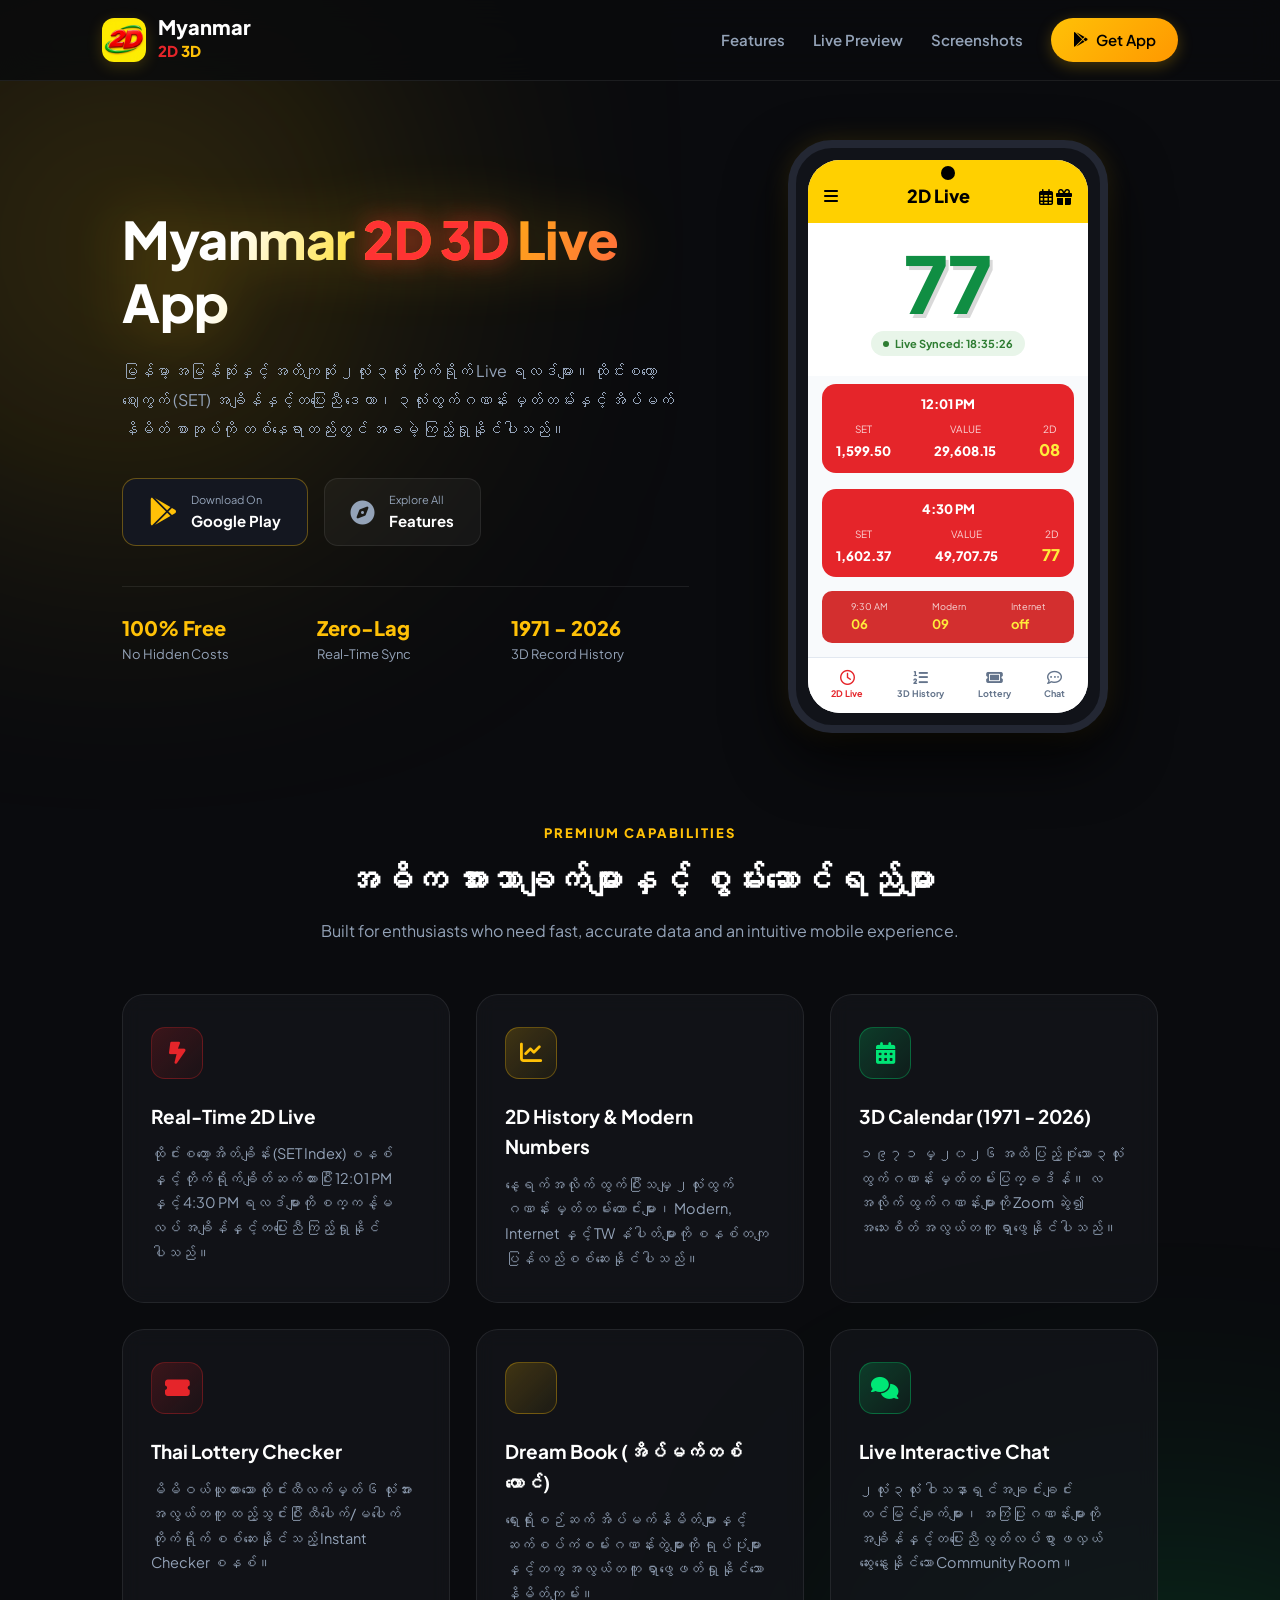
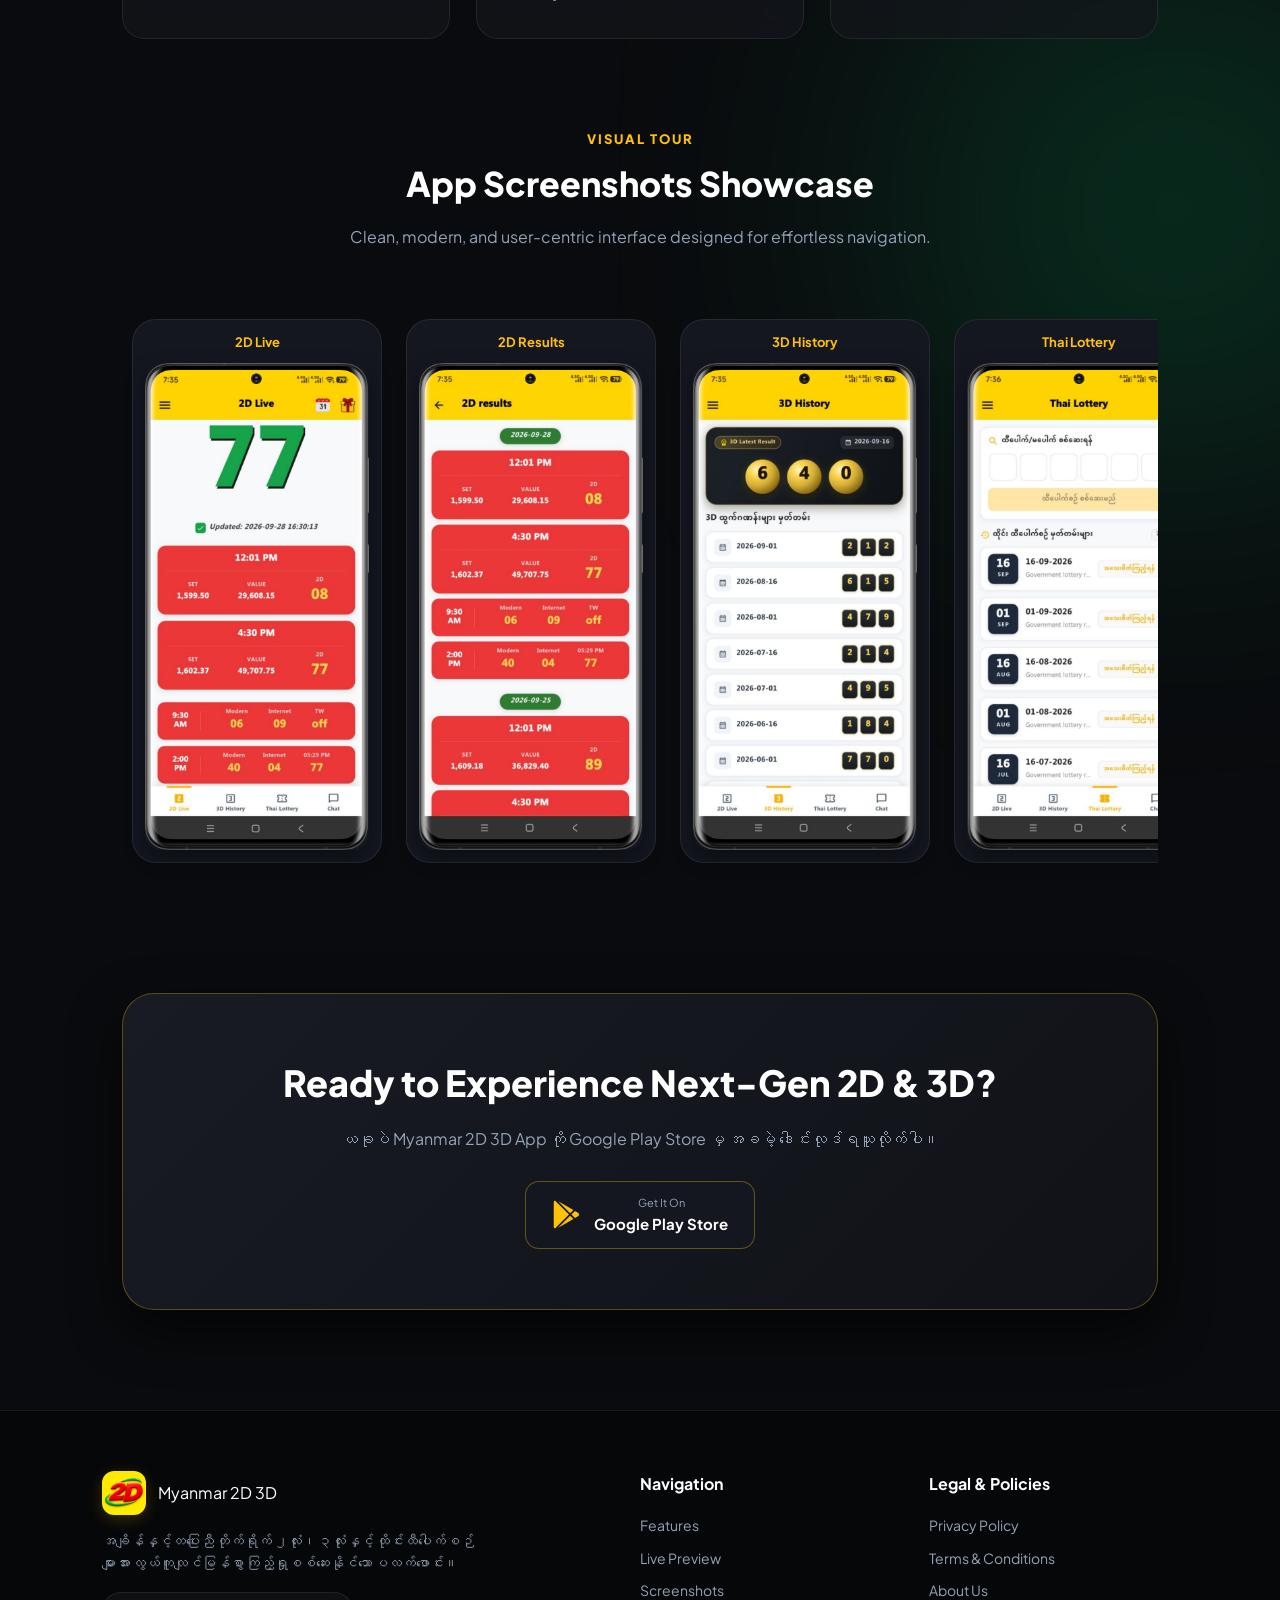
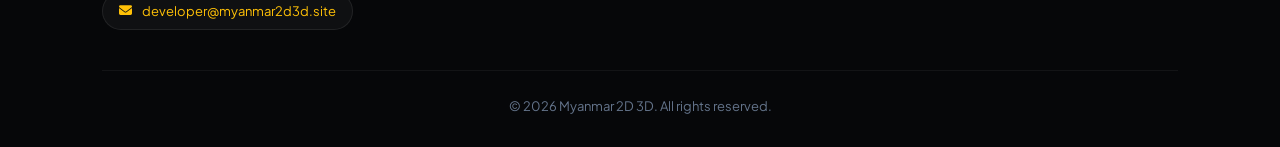
<file: index.html>
<!DOCTYPE html>
<html lang="my">
<head>
    <meta charset="UTF-8">
    <meta name="viewport" content="width=device-width, initial-scale=1.0">
    
    <!-- Primary Meta Tags -->
    <title>Myanmar 2D 3D - Real-Time Live Results & Thai Lottery</title>
    <meta name="title" content="Myanmar 2D 3D - Real-Time Live Results & Thai Lottery">
    <meta name="description" content="Get real-time SET Index 2D Live, 3D History, Thai Lottery results and Dream Book predictions with Myanmar 2D 3D. အမြန်ဆုံးနှင့် အတိကျဆုံး ၂လုံး ၃လုံး တိုက်ရိုက် Live စနစ်။">
    <meta name="keywords" content="Myanmar 2D 3D, 2D Live, 3D Live, Thai Lottery, SET Index, 2D Myanmar, 3D Calendar, အိပ်မက်တစ်ထောင်">
    <meta name="author" content="Myanmar 2D 3D">
    <link rel="canonical" href="https://myanmar2d3d.site/">
    
    <!-- Open Graph / Facebook -->
    <meta property="og:type" content="website">
    <meta property="og:url" content="https://myanmar2d3d.site/">
    <meta property="og:title" content="Myanmar 2D 3D - Real-Time Live Results & Thai Lottery">
    <meta property="og:description" content="Fast, accurate real-time SET Index 2D Live, 3D historical data and Thai Lottery check.">
    <meta property="og:image" content="https://myanmar2d3d.site/og-image.jpg">

    <!-- Twitter -->
    <meta property="twitter:card" content="summary_large_image">
    <meta property="twitter:url" content="https://myanmar2d3d.site/">
    <meta property="twitter:title" content="Myanmar 2D 3D - Real-Time Live Results & Thai Lottery">
    <meta property="twitter:description" content="Fast, accurate real-time SET Index 2D Live, 3D historical data and Thai Lottery check.">
    <meta property="twitter:image" content="https://myanmar2d3d.site/og-image.jpg">

    <!-- Schema.org Structured Data -->
    <script type="application/ld+json">
    {
      "@context": "https://schema.org",
      "@type": "SoftwareApplication",
      "name": "Myanmar 2D 3D",
      "operatingSystem": "ANDROID",
      "applicationCategory": "EntertainmentApplication",
      "offers": {
        "@type": "Offer",
        "price": "0",
        "priceCurrency": "MMK"
      },
      "url": "https://myanmar2d3d.site/",
      "image": "https://myanmar2d3d.site/logo.png",
      "description": "Real-time SET Index 2D Live, 3D History and Thai Lottery platform."
    }
    </script>
    
    <link rel="icon" type="image/png" href="logo.png">
    <link rel="stylesheet" href="style.css">
    <link rel="stylesheet" href="https://cdnjs.cloudflare.com/ajax/libs/font-awesome/6.5.1/css/all.min.css">
    <link href="https://fonts.googleapis.com/css2?family=Plus+Jakarta+Sans:wght@400;500;600;700;800;900&family=Pyidaungsu:wght@500;700&display=swap" rel="stylesheet">
</head>
<body>
    <!-- Ambient Background Glows -->
    <div class="ambient-glow glow-gold"></div>
    <div class="ambient-glow glow-green"></div>

    <!-- Header Section -->
    <header class="navbar-wrapper">
        <div class="nav-container">
            <a href="index.html" class="brand-logo">
                <img src="logo.png" alt="Myanmar 2D 3D" class="logo-img">
                <div class="brand-text">
                    <span class="main-title">Myanmar</span>
                    <span class="sub-title">2D <span>3D</span></span>
                </div>
            </a>
            
            <div class="mobile-toggle" id="menuBtn">
                <i class="fa-solid fa-bars-staggered"></i>
            </div>

            <nav class="nav-links" id="navMenu">
                <a href="#features">Features</a>
                <a href="#live-preview">Live Preview</a>
                <a href="#screenshots">Screenshots</a>
                <a href="https://play.google.com/store/apps/details?id=com.myanmartwodthreed.ylalive" target="_blank" class="nav-download-btn">
                    <i class="fa-brands fa-google-play"></i> Get App
                </a>
            </nav>
        </div>
    </header>

    <!-- Hero Section -->
    <section class="hero-section">
        <div class="hero-grid">
            <div class="hero-left">
                
                <h1 class="hero-title glowing-text">
                    Myanmar <span>2D 3D</span> Live App
                </h1>
                
                <p class="hero-desc">
                    မြန်မာ့ အမြန်ဆုံးနှင့် အတိကျဆုံး ၂လုံး ၃လုံး တိုက်ရိုက် Live ရလဒ်များ။ ထိုင်းစတော့ဈေးကွက် (SET) အချိန်နှင့်တပြေးညီ ဒေတာ၊ ၃လုံးထွက်ဂဏန်း မှတ်တမ်းနှင့် အိပ်မက်နိမိတ် စာအုပ်ကို တစ်နေရာတည်းတွင် အခမဲ့ ကြည့်ရှုနိုင်ပါသည်။
                </p>

                <div class="hero-actions">
                    <a href="https://play.google.com/store/apps/details?id=com.myanmartwodthreed.ylalive" target="_blank" class="btn-store google-play-btn">
                        <i class="fa-brands fa-google-play"></i>
                        <div class="btn-txt">
                            <small>Download On</small>
                            <strong>Google Play</strong>
                        </div>
                    </a>
                    <a href="#features" class="btn-store outline-btn">
                        <i class="fa-solid fa-compass"></i>
                        <div class="btn-txt">
                            <small>Explore All</small>
                            <strong>Features</strong>
                        </div>
                    </a>
                </div>

                <!-- Trust Metrics -->
                <div class="metric-row">
                    <div class="metric-card">
                        <h4>100% Free</h4>
                        <p>No Hidden Costs</p>
                    </div>
                    <div class="metric-card">
                        <h4>Zero-Lag</h4>
                        <p>Real-Time Sync</p>
                    </div>
                    <div class="metric-card">
                        <h4>1971 - 2026</h4>
                        <p>3D Record History</p>
                    </div>
                </div>
            </div>

            <!-- Hero Phone Mockup -->
            <div class="hero-right" id="live-preview">
                <div class="mockup-container">
                    <div class="phone-shell">
                        <div class="notch-sensor"></div>
                        <div class="phone-screen">
                            
                            <!-- App Header Mock -->
                            <div class="screen-app-bar">
                                <i class="fa-solid fa-bars"></i>
                                <span class="app-bar-title">2D Live</span>
                                <div class="app-bar-actions">
                                    <i class="fa-regular fa-calendar-days"></i>
                                    <i class="fa-solid fa-gift"></i>
                                </div>
                            </div>

                            <!-- Live Big Number -->
                            <div class="live-hero-card">
                                <div class="live-big-digit" id="liveDigits">77</div>
                                <div class="live-timestamp">
                                    <span class="live-beacon"></span>
                                    <span id="liveClockText">Live Synced: Today</span>
                                </div>
                            </div>

                            <!-- Sessions -->
                            <div class="session-box">
                                <div class="session-badge">12:01 PM</div>
                                <div class="session-data-grid">
                                    <div class="data-col">
                                        <label>SET</label>
                                        <span>1,599.50</span>
                                    </div>
                                    <div class="data-col">
                                        <label>VALUE</label>
                                        <span>29,608.15</span>
                                    </div>
                                    <div class="data-col highlight-gold">
                                        <label>2D</label>
                                        <span>08</span>
                                    </div>
                                </div>
                            </div>

                            <div class="session-box">
                                <div class="session-badge">4:30 PM</div>
                                <div class="session-data-grid">
                                    <div class="data-col">
                                        <label>SET</label>
                                        <span>1,602.37</span>
                                    </div>
                                    <div class="data-col">
                                        <label>VALUE</label>
                                        <span>49,707.75</span>
                                    </div>
                                    <div class="data-col highlight-gold">
                                        <label>2D</label>
                                        <span>77</span>
                                    </div>
                                </div>
                            </div>

                            <!-- Sub Mini Results -->
                            <div class="sub-result-bar">
                                <div><small>9:30 AM</small> <strong>06</strong></div>
                                <div><small>Modern</small> <strong>09</strong></div>
                                <div><small>Internet</small> <strong>off</strong></div>
                            </div>

                            <!-- Mock Navigation -->
                            <div class="screen-nav">
                                <div class="s-nav-item active"><i class="fa-regular fa-clock"></i><span>2D Live</span></div>
                                <div class="s-nav-item"><i class="fa-solid fa-list-ol"></i><span>3D History</span></div>
                                <div class="s-nav-item"><i class="fa-solid fa-ticket"></i><span>Lottery</span></div>
                                <div class="s-nav-item"><i class="fa-regular fa-comment-dots"></i><span>Chat</span></div>
                            </div>

                        </div>
                    </div>
                </div>
            </div>
        </div>
    </section>

    <!-- Core Features Section -->
    <section class="features-wrapper" id="features">
        <div class="section-heading">
            <span class="tagline">Premium Capabilities</span>
            <h2>အဓိက အားသာချက်များနှင့် စွမ်းဆောင်ရည်များ</h2>
            <p>Built for enthusiasts who need fast, accurate data and an intuitive mobile experience.</p>
        </div>

        <div class="features-layout">
            <div class="feature-box">
                <div class="icon-wrap red-gradient"><i class="fa-solid fa-bolt-lightning"></i></div>
                <h3>Real-Time 2D Live</h3>
                <p>ထိုင်းစတော့အိတ်ချိန်း (SET Index) စနစ်နှင့် တိုက်ရိုက်ချိတ်ဆက်ထားပြီး 12:01 PM နှင့် 4:30 PM ရလဒ်များကို စက္ကန့်မလပ် အချိန်နှင့်တပြေးညီ ကြည့်ရှုနိုင်ပါသည်။</p>
            </div>

            <div class="feature-box">
                <div class="icon-wrap gold-gradient"><i class="fa-solid fa-chart-line"></i></div>
                <h3>2D History & Modern Numbers</h3>
                <p>နေ့ရက်အလိုက် ထွက်ပြီးသမျှ ၂လုံးထွက်ဂဏန်း မှတ်တမ်းဟောင်းများ၊ Modern, Internet နှင့် TW နံပါတ်များကို စနစ်တကျ ပြန်လည်စစ်ဆေးနိုင်ပါသည်။</p>
            </div>

            <div class="feature-box">
                <div class="icon-wrap green-gradient"><i class="fa-solid fa-calendar-days"></i></div>
                <h3>3D Calendar (1971 - 2026)</h3>
                <p>၁၉၇၁ မှ ၂၀၂၆ အထိ ပြည့်စုံသော ၃လုံးထွက်ဂဏန်း မှတ်တမ်းပြက္ခဒိန်။ လအလိုက် ထွက်ဂဏန်းများကို Zoom ဆွဲ၍ အသေးစိတ် အလွယ်တကူ ရှာဖွေနိုင်ပါသည်။</p>
            </div>

            <div class="feature-box">
                <div class="icon-wrap red-gradient"><i class="fa-solid fa-ticket-simple"></i></div>
                <h3>Thai Lottery Checker</h3>
                <p>မိမိဝယ်ယူထားသော ထိုင်းထီလက်မှတ် ၆ လုံးအား အလွယ်တကူ ထည့်သွင်းပြီး ထီပေါက်/မပေါက် တိုက်ရိုက် စစ်ဆေးနိုင်သည့် Instant Checker စနစ်။</p>
            </div>

            <div class="feature-box">
                <div class="icon-wrap gold-gradient"><i class="fa-solid fa-book-sparkles"></i></div>
                <h3>Dream Book (အိပ်မက်တစ်ထောင်)</h3>
                <p>ရှေးရိုးစဉ်ဆက် အိပ်မက်နိမိတ်များနှင့် ဆက်စပ်ကံစမ်းဂဏန်းတွဲများကို ရုပ်ပုံများနှင့်တကွ အလွယ်တကူ ရှာဖွေဖတ်ရှုနိုင်သော နိမိတ်ကျမ်း။</p>
            </div>

            <div class="feature-box">
                <div class="icon-wrap green-gradient"><i class="fa-solid fa-comments"></i></div>
                <h3>Live Interactive Chat</h3>
                <p>၂လုံး ၃လုံး ဝါသနာရှင်အချင်းချင်း ထင်မြင်ချက်များ၊ အကြံပြုဂဏန်းများကို အချိန်နှင့်တပြေးညီ လွတ်လပ်စွာ ဖလှယ်ဆွေးနွေးနိုင်သော Community Room။</p>
            </div>
        </div>
    </section>

    <!-- App Screenshots Showcase Section -->
    <section class="screens-wrapper" id="screenshots">
        <div class="section-heading">
            <span class="tagline">Visual Tour</span>
            <h2>App Screenshots Showcase</h2>
            <p>Clean, modern, and user-centric interface designed for effortless navigation.</p>
        </div>

        <div class="gallery-scroller">
            <div class="gallery-item">
                <div class="item-tag">2D Live</div>
                <div class="screen-frame"><img src="1.png" alt="2D Live Dashboard"></div>
            </div>
            <div class="gallery-item">
                <div class="item-tag">2D Results</div>
                <div class="screen-frame"><img src="2.png" alt="2D Results History"></div>
            </div>
            <div class="gallery-item">
                <div class="item-tag">3D History</div>
                <div class="screen-frame"><img src="3.png" alt="3D History & Stats"></div>
            </div>
            <div class="gallery-item">
                <div class="item-tag">Thai Lottery</div>
                <div class="screen-frame"><img src="4.png" alt="Thai Lottery Checker"></div>
            </div>
            <div class="gallery-item">
                <div class="item-tag">Chat Room</div>
                <div class="screen-frame"><img src="5.png" alt="Live Community Chat"></div>
            </div>
            <div class="gallery-item">
                <div class="item-tag">Dream Book</div>
                <div class="screen-frame"><img src="6.png" alt="Dream Book Dictionary"></div>
            </div>
            <div class="gallery-item">
                <div class="item-tag">3D Calendar</div>
                <div class="screen-frame"><img src="7.png" alt="3D Calendar 1971-2026"></div>
            </div>
        </div>
    </section>

    <!-- CTA Download Banner -->
    <section class="cta-banner">
        <div class="cta-card">
            <h2>Ready to Experience Next-Gen 2D & 3D?</h2>
            <p>ယခုပဲ Myanmar 2D 3D App ကို Google Play Store မှ အခမဲ့ ဒေါင်းလုဒ်ရယူလိုက်ပါ။</p>
            <div class="cta-action">
                <a href="https://play.google.com/store/apps/details?id=com.myanmartwodthreed.ylalive" target="_blank" class="btn-store google-play-btn">
                    <i class="fa-brands fa-google-play"></i>
                    <div class="btn-txt">
                        <small>Get It On</small>
                        <strong>Google Play Store</strong>
                    </div>
                </a>
            </div>
        </div>
    </section>

    <!-- Footer -->
    <footer class="footer-wrapper">
        <div class="footer-grid">
            <div class="footer-col brand-col">
                <div class="brand-logo">
                    <img src="logo.png" alt="Myanmar 2D 3D" class="logo-img">
                    <span class="logo-text">Myanmar 2D 3D</span>
                </div>
                <p>အချိန်နှင့်တပြေးညီ တိုက်ရိုက် ၂လုံး၊ ၃လုံးနှင့် ထိုင်းထီပေါက်စဉ်များအား လွယ်ကူလျင်မြန်စွာ ကြည့်ရှုစစ်ဆေးနိုင်သော ပလက်ဖောင်း။</p>
                <div class="contact-pill">
                    <i class="fa-solid fa-envelope"></i>
                    <span>developer@myanmar2d3d.site</span>
                </div>
            </div>

            <div class="footer-col links-col">
                <h4>Navigation</h4>
                <a href="#features">Features</a>
                <a href="#live-preview">Live Preview</a>
                <a href="#screenshots">Screenshots</a>
            </div>

            <div class="footer-col links-col">
                <h4>Legal & Policies</h4>
                <a href="privacy.html">Privacy Policy</a>
                <a href="terms.html">Terms & Conditions</a>
                <a href="about.html">About Us</a>
            </div>
        </div>

        <div class="footer-bottom">
            <p>&copy; 2026 Myanmar 2D 3D. All rights reserved.</p>
        </div>
    </footer>

    <!-- Interactive Scripts -->
    <script>
        const menuBtn = document.getElementById('menuBtn');
        const navMenu = document.getElementById('navMenu');
        
        menuBtn.addEventListener('click', () => {
            navMenu.classList.toggle('open');
        });

        document.querySelectorAll('#navMenu a').forEach(link => {
            link.addEventListener('click', () => {
                navMenu.classList.remove('open');
            });
        });

        function updateLiveClock() {
            const now = new Date();
            const timeString = now.toLocaleTimeString('en-US', { hour12: false });
            const clockEl = document.getElementById('liveClockText');
            if (clockEl) {
                clockEl.textContent = `Live Synced: ${timeString}`;
            }
        }
        setInterval(updateLiveClock, 1000);
        updateLiveClock();
    </script>
</body>
</html>
</file>
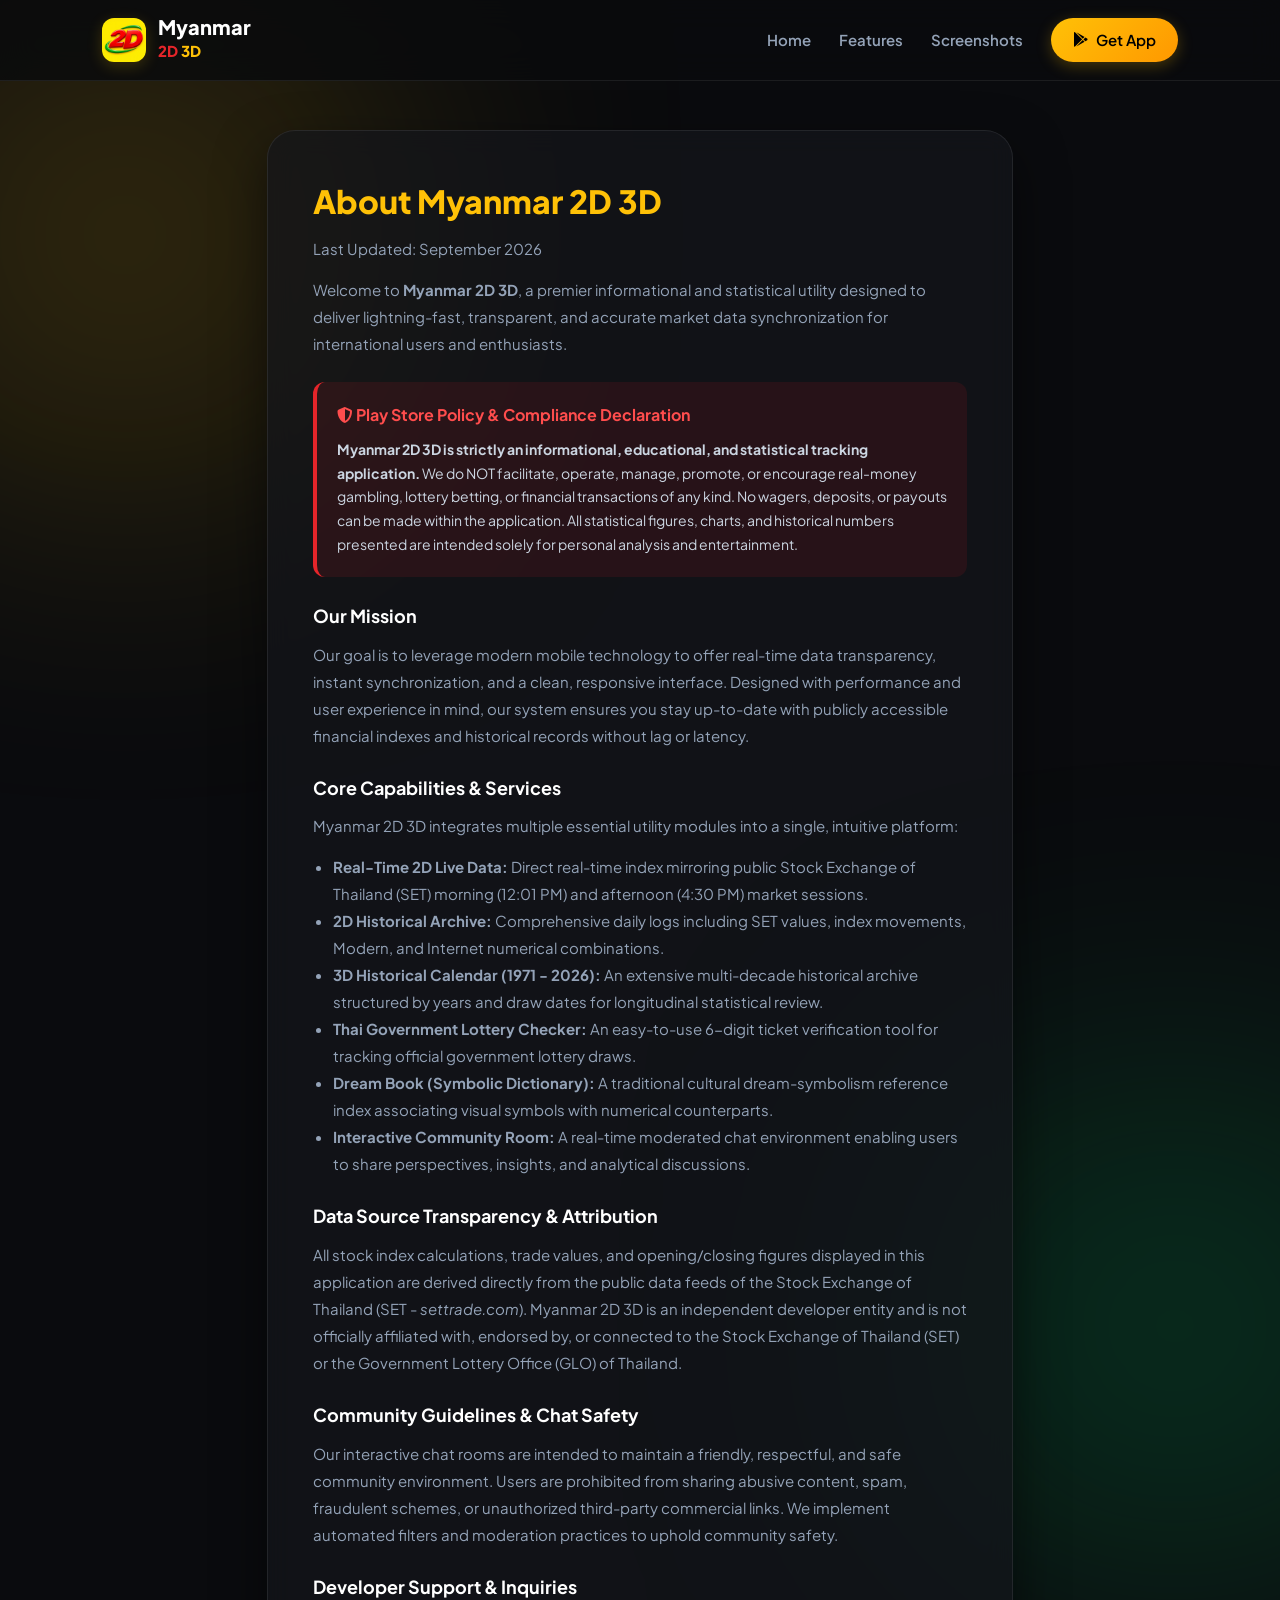
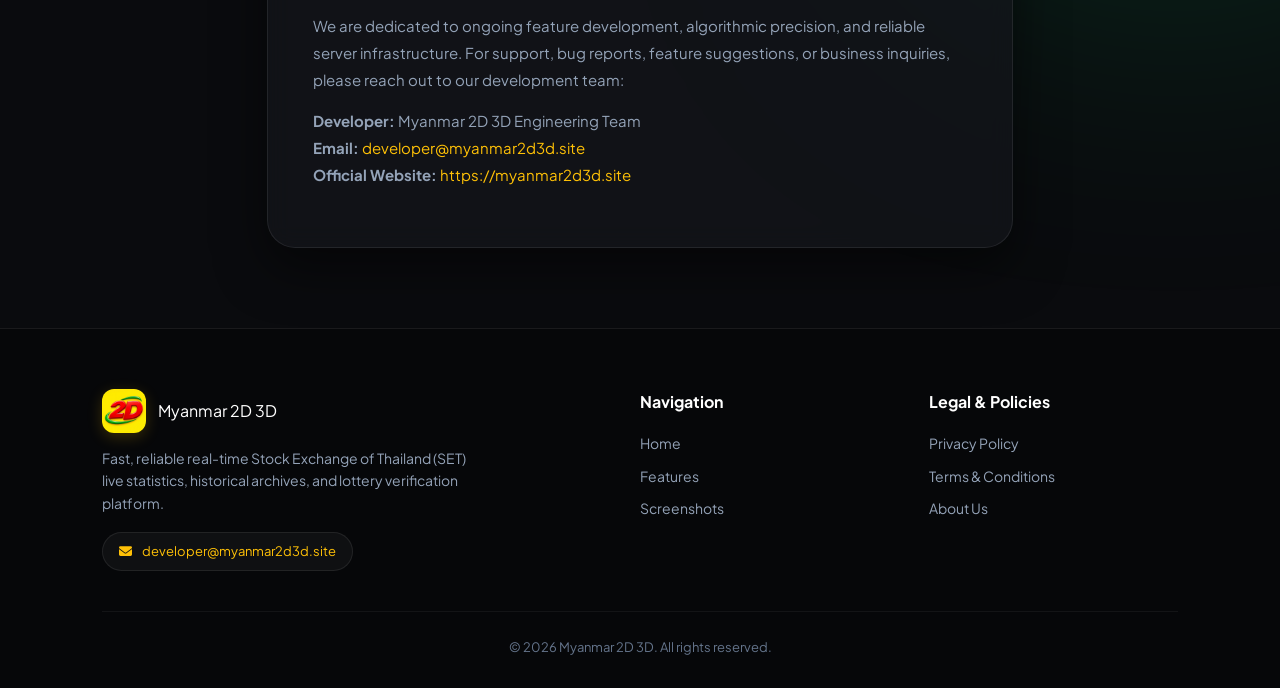
<file: about.html>
<!DOCTYPE html>
<html lang="en">
<head>
    <meta charset="UTF-8">
    <meta name="viewport" content="width=device-width, initial-scale=1.0">
    <title>About Us - Myanmar 2D 3D</title>
    
    <meta name="description" content="About Myanmar 2D 3D - Fast, reliable real-time Stock Exchange of Thailand (SET) live statistics, 3D historical data, Thai lottery verification, and community chat.">
    <link rel="canonical" href="https://myanmar2d3d.site/about.html">
    <link rel="icon" type="image/png" href="logo.png">
    
    <link rel="stylesheet" href="style.css">
    <link rel="stylesheet" href="https://cdnjs.cloudflare.com/ajax/libs/font-awesome/6.5.1/css/all.min.css">
    <link href="https://fonts.googleapis.com/css2?family=Plus+Jakarta+Sans:wght@400;500;600;700;800;900&display=swap" rel="stylesheet">
</head>
<body>
    <div class="ambient-glow glow-gold"></div>
    <div class="ambient-glow glow-green"></div>

    <!-- Header Section -->
    <header class="navbar-wrapper">
        <div class="nav-container">
            <a href="index.html" class="brand-logo">
                <img src="logo.png" alt="Myanmar 2D 3D Logo" class="logo-img">
                <div class="brand-text">
                    <span class="main-title">Myanmar</span>
                    <span class="sub-title">2D <span>3D</span></span>
                </div>
            </a>
            
            <div class="mobile-toggle" id="menuBtn">
                <i class="fa-solid fa-bars-staggered"></i>
            </div>

            <nav class="nav-links" id="navMenu">
                <a href="index.html">Home</a>
                <a href="index.html#features">Features</a>
                <a href="index.html#screenshots">Screenshots</a>
                <a href="https://play.google.com/store/apps/details?id=com.myanmartwodthreed.ylalive" target="_blank" class="nav-download-btn">
                    <i class="fa-brands fa-google-play"></i> Get App
                </a>
            </nav>
        </div>
    </header>

    <main class="page-container">
        <div class="content-box">
            <h1>About Myanmar 2D 3D</h1>
            <p class="effective-date">Last Updated: September 2026</p>
            
            <p>Welcome to <strong>Myanmar 2D 3D</strong>, a premier informational and statistical utility designed to deliver lightning-fast, transparent, and accurate market data synchronization for international users and enthusiasts.</p>

            <!-- Important Policy Compliance Notice -->
            <div style="background: rgba(229, 37, 42, 0.1); border-left: 4px solid var(--red); padding: 20px; border-radius: 12px; margin: 25px 0;">
                <h3 style="color: #ff4d4d; margin-top: 0; font-size: 16px;"><i class="fa-solid fa-shield-halved"></i> Play Store Policy & Compliance Declaration</h3>
                <p style="font-size: 14px; margin-bottom: 0; color: #cbd5e1; line-height: 1.7;">
                    <strong>Myanmar 2D 3D is strictly an informational, educational, and statistical tracking application.</strong> We do NOT facilitate, operate, manage, promote, or encourage real-money gambling, lottery betting, or financial transactions of any kind. No wagers, deposits, or payouts can be made within the application. All statistical figures, charts, and historical numbers presented are intended solely for personal analysis and entertainment.
                </p>
            </div>

            <h3>Our Mission</h3>
            <p>Our goal is to leverage modern mobile technology to offer real-time data transparency, instant synchronization, and a clean, responsive interface. Designed with performance and user experience in mind, our system ensures you stay up-to-date with publicly accessible financial indexes and historical records without lag or latency.</p>

            <h3>Core Capabilities & Services</h3>
            <p>Myanmar 2D 3D integrates multiple essential utility modules into a single, intuitive platform:</p>
            <ul style="color: var(--text-secondary); margin-left: 20px; margin-bottom: 25px; font-size: 15px; line-height: 1.8;">
                <li><strong>Real-Time 2D Live Data:</strong> Direct real-time index mirroring public Stock Exchange of Thailand (SET) morning (12:01 PM) and afternoon (4:30 PM) market sessions.</li>
                <li><strong>2D Historical Archive:</strong> Comprehensive daily logs including SET values, index movements, Modern, and Internet numerical combinations.</li>
                <li><strong>3D Historical Calendar (1971 - 2026):</strong> An extensive multi-decade historical archive structured by years and draw dates for longitudinal statistical review.</li>
                <li><strong>Thai Government Lottery Checker:</strong> An easy-to-use 6-digit ticket verification tool for tracking official government lottery draws.</li>
                <li><strong>Dream Book (Symbolic Dictionary):</strong> A traditional cultural dream-symbolism reference index associating visual symbols with numerical counterparts.</li>
                <li><strong>Interactive Community Room:</strong> A real-time moderated chat environment enabling users to share perspectives, insights, and analytical discussions.</li>
            </ul>

            <h3>Data Source Transparency & Attribution</h3>
            <p>All stock index calculations, trade values, and opening/closing figures displayed in this application are derived directly from the public data feeds of the Stock Exchange of Thailand (SET - <em>settrade.com</em>). Myanmar 2D 3D is an independent developer entity and is not officially affiliated with, endorsed by, or connected to the Stock Exchange of Thailand (SET) or the Government Lottery Office (GLO) of Thailand.</p>

            <h3>Community Guidelines & Chat Safety</h3>
            <p>Our interactive chat rooms are intended to maintain a friendly, respectful, and safe community environment. Users are prohibited from sharing abusive content, spam, fraudulent schemes, or unauthorized third-party commercial links. We implement automated filters and moderation practices to uphold community safety.</p>

            <h3>Developer Support & Inquiries</h3>
            <p>We are dedicated to ongoing feature development, algorithmic precision, and reliable server infrastructure. For support, bug reports, feature suggestions, or business inquiries, please reach out to our development team:</p>
            <p style="margin-top: 12px; line-height: 1.8;">
                <strong>Developer:</strong> Myanmar 2D 3D Engineering Team<br>
                <strong>Email:</strong> <a href="mailto:developer@myanmar2d3d.site" style="color: var(--gold); text-decoration: none;">developer@myanmar2d3d.site</a><br>
                <strong>Official Website:</strong> <a href="https://myanmar2d3d.site" style="color: var(--gold); text-decoration: none;">https://myanmar2d3d.site</a>
            </p>
        </div>
    </main>

    <!-- Footer -->
    <footer class="footer-wrapper">
        <div class="footer-grid">
            <div class="footer-col brand-col">
                <div class="brand-logo">
                    <img src="logo.png" alt="Myanmar 2D 3D Logo" class="logo-img">
                    <span class="logo-text">Myanmar 2D 3D</span>
                </div>
                <p>Fast, reliable real-time Stock Exchange of Thailand (SET) live statistics, historical archives, and lottery verification platform.</p>
                <div class="contact-pill">
                    <i class="fa-solid fa-envelope"></i>
                    <span>developer@myanmar2d3d.site</span>
                </div>
            </div>

            <div class="footer-col links-col">
                <h4>Navigation</h4>
                <a href="index.html">Home</a>
                <a href="index.html#features">Features</a>
                <a href="index.html#screenshots">Screenshots</a>
            </div>

            <div class="footer-col links-col">
                <h4>Legal & Policies</h4>
                <a href="privacy.html">Privacy Policy</a>
                <a href="terms.html">Terms & Conditions</a>
                <a href="about.html">About Us</a>
            </div>
        </div>

        <div class="footer-bottom">
            <p>&copy; 2026 Myanmar 2D 3D. All rights reserved.</p>
        </div>
    </footer>

    <script>
        const menuBtn = document.getElementById('menuBtn');
        const navMenu = document.getElementById('navMenu');
        if (menuBtn && navMenu) {
            menuBtn.addEventListener('click', () => {
                navMenu.classList.toggle('open');
            });
        }
    </script>
</body>
</html>
</file>
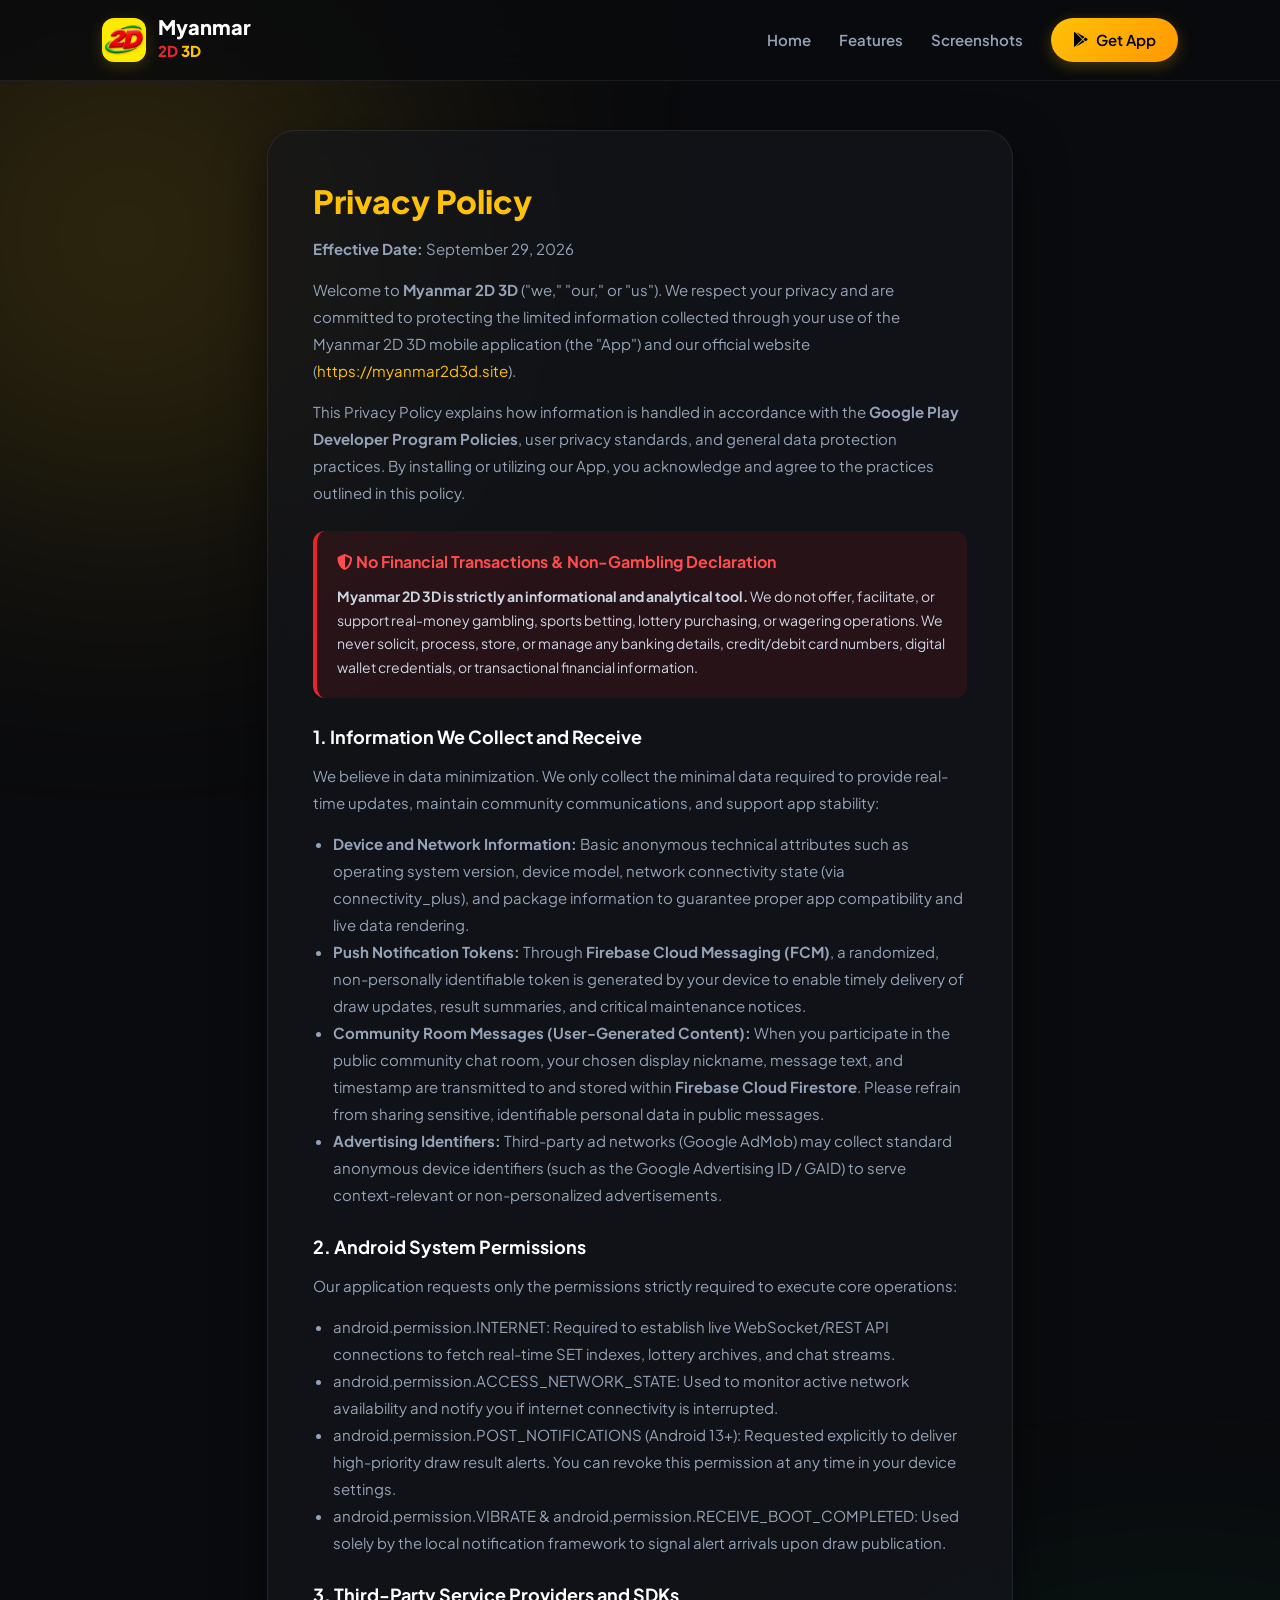
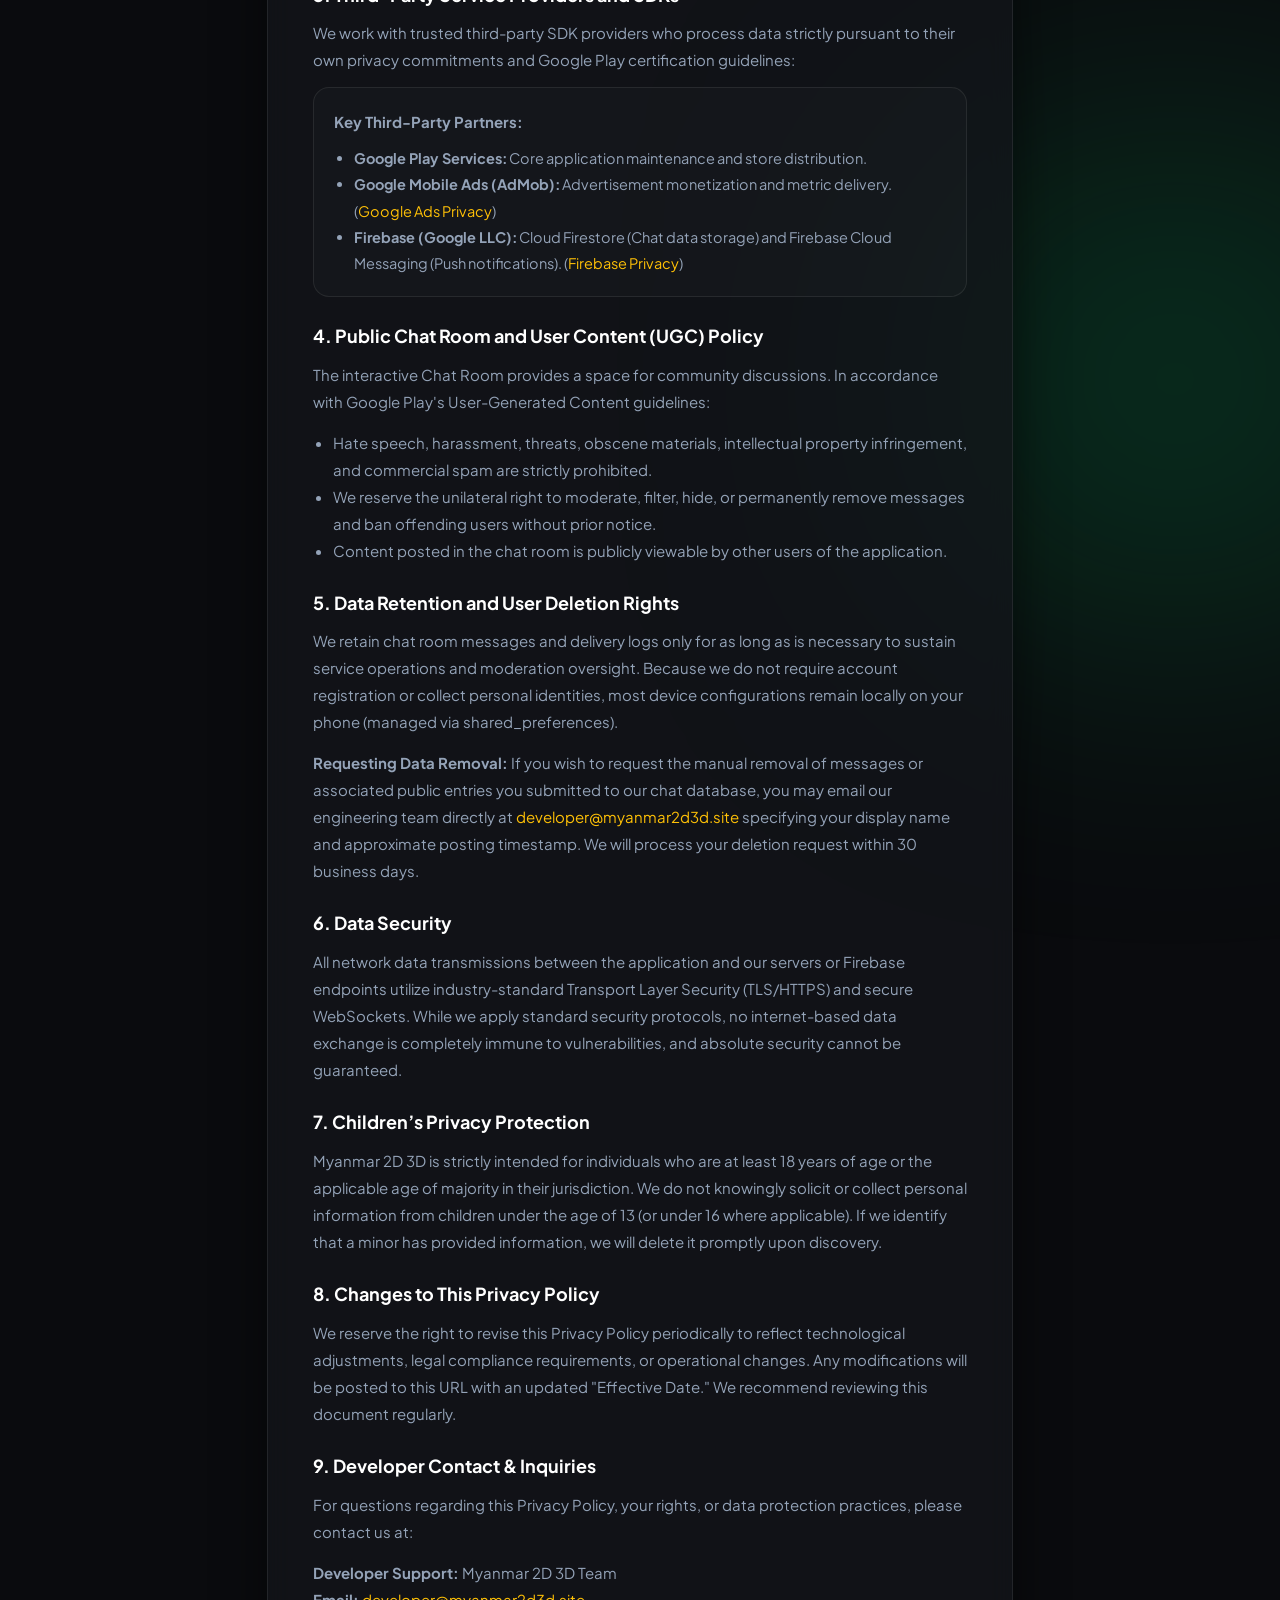
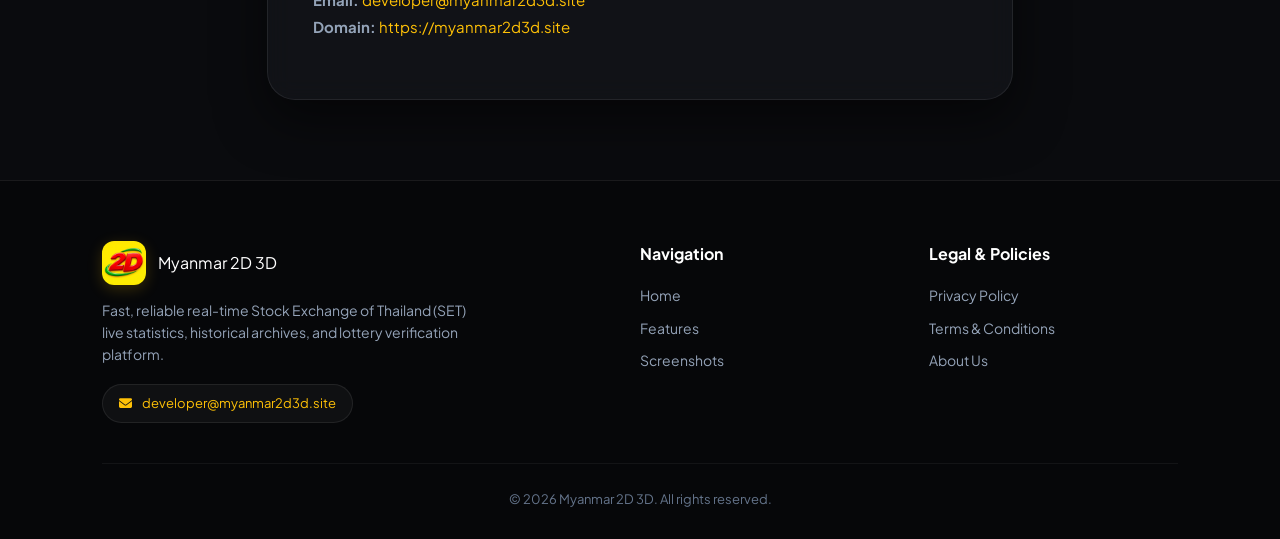
<file: privacy.html>
<!DOCTYPE html>
<html lang="en">
<head>
    <meta charset="UTF-8">
    <meta name="viewport" content="width=device-width, initial-scale=1.0">
    <title>Privacy Policy - Myanmar 2D 3D</title>
    
    <meta name="description" content="Privacy Policy for Myanmar 2D 3D. Learn how we handle information, device permissions, advertisements, and community data in compliance with Google Play Developer Policies.">
    <link rel="canonical" href="https://myanmar2d3d.site/privacy.html">
    <link rel="icon" type="image/png" href="logo.png">
    
    <link rel="stylesheet" href="style.css">
    <link rel="stylesheet" href="https://cdnjs.cloudflare.com/ajax/libs/font-awesome/6.5.1/css/all.min.css">
    <link href="https://fonts.googleapis.com/css2?family=Plus+Jakarta+Sans:wght@400;500;600;700;800;900&display=swap" rel="stylesheet">
</head>
<body>
    <div class="ambient-glow glow-gold"></div>
    <div class="ambient-glow glow-green"></div>

    <!-- Header Section -->
    <header class="navbar-wrapper">
        <div class="nav-container">
            <a href="index.html" class="brand-logo">
                <img src="logo.png" alt="Myanmar 2D 3D Logo" class="logo-img">
                <div class="brand-text">
                    <span class="main-title">Myanmar</span>
                    <span class="sub-title">2D <span>3D</span></span>
                </div>
            </a>
            
            <div class="mobile-toggle" id="menuBtn">
                <i class="fa-solid fa-bars-staggered"></i>
            </div>

            <nav class="nav-links" id="navMenu">
                <a href="index.html">Home</a>
                <a href="index.html#features">Features</a>
                <a href="index.html#screenshots">Screenshots</a>
                <a href="https://play.google.com/store/apps/details?id=com.myanmartwodthreed.ylalive" target="_blank" class="nav-download-btn">
                    <i class="fa-brands fa-google-play"></i> Get App
                </a>
            </nav>
        </div>
    </header>

    <main class="page-container">
        <div class="content-box">
            <h1>Privacy Policy</h1>
            <p class="effective-date"><strong>Effective Date:</strong> September 29, 2026</p>
            
            <p>Welcome to <strong>Myanmar 2D 3D</strong> ("we," "our," or "us"). We respect your privacy and are committed to protecting the limited information collected through your use of the Myanmar 2D 3D mobile application (the "App") and our official website (<a href="https://myanmar2d3d.site" style="color: var(--gold); text-decoration: none;">https://myanmar2d3d.site</a>).</p>

            <p>This Privacy Policy explains how information is handled in accordance with the <strong>Google Play Developer Program Policies</strong>, user privacy standards, and general data protection practices. By installing or utilizing our App, you acknowledge and agree to the practices outlined in this policy.</p>

            <!-- Important Declaration: Informational Only / No Financial Data -->
            <div style="background: rgba(229, 37, 42, 0.1); border-left: 4px solid var(--red); padding: 18px 20px; border-radius: 12px; margin: 25px 0;">
                <h3 style="color: #ff4d4d; margin-top: 0; font-size: 16px;"><i class="fa-solid fa-shield-halved"></i> No Financial Transactions & Non-Gambling Declaration</h3>
                <p style="font-size: 14px; margin-bottom: 0; color: #cbd5e1; line-height: 1.7;">
                    <strong>Myanmar 2D 3D is strictly an informational and analytical tool.</strong> We do not offer, facilitate, or support real-money gambling, sports betting, lottery purchasing, or wagering operations. We never solicit, process, store, or manage any banking details, credit/debit card numbers, digital wallet credentials, or transactional financial information.
                </p>
            </div>

            <h3>1. Information We Collect and Receive</h3>
            <p>We believe in data minimization. We only collect the minimal data required to provide real-time updates, maintain community communications, and support app stability:</p>

            <ul style="color: var(--text-secondary); margin-left: 20px; margin-bottom: 20px; font-size: 15px; line-height: 1.8;">
                <li>
                    <strong>Device and Network Information:</strong> Basic anonymous technical attributes such as operating system version, device model, network connectivity state (via <code>connectivity_plus</code>), and package information to guarantee proper app compatibility and live data rendering.
                </li>
                <li>
                    <strong>Push Notification Tokens:</strong> Through <strong>Firebase Cloud Messaging (FCM)</strong>, a randomized, non-personally identifiable token is generated by your device to enable timely delivery of draw updates, result summaries, and critical maintenance notices.
                </li>
                <li>
                    <strong>Community Room Messages (User-Generated Content):</strong> When you participate in the public community chat room, your chosen display nickname, message text, and timestamp are transmitted to and stored within <strong>Firebase Cloud Firestore</strong>. Please refrain from sharing sensitive, identifiable personal data in public messages.
                </li>
                <li>
                    <strong>Advertising Identifiers:</strong> Third-party ad networks (Google AdMob) may collect standard anonymous device identifiers (such as the Google Advertising ID / GAID) to serve context-relevant or non-personalized advertisements.
                </li>
            </ul>

            <h3>2. Android System Permissions</h3>
            <p>Our application requests only the permissions strictly required to execute core operations:</p>
            <ul style="color: var(--text-secondary); margin-left: 20px; margin-bottom: 20px; font-size: 15px; line-height: 1.8;">
                <li><code>android.permission.INTERNET</code>: Required to establish live WebSocket/REST API connections to fetch real-time SET indexes, lottery archives, and chat streams.</li>
                <li><code>android.permission.ACCESS_NETWORK_STATE</code>: Used to monitor active network availability and notify you if internet connectivity is interrupted.</li>
                <li><code>android.permission.POST_NOTIFICATIONS</code> (Android 13+): Requested explicitly to deliver high-priority draw result alerts. You can revoke this permission at any time in your device settings.</li>
                <li><code>android.permission.VIBRATE</code> & <code>android.permission.RECEIVE_BOOT_COMPLETED</code>: Used solely by the local notification framework to signal alert arrivals upon draw publication.</li>
            </ul>

            <h3>3. Third-Party Service Providers and SDKs</h3>
            <p>We work with trusted third-party SDK providers who process data strictly pursuant to their own privacy commitments and Google Play certification guidelines:</p>
            
            <div style="background: rgba(255, 255, 255, 0.02); border: 1px solid var(--border-color); border-radius: 16px; padding: 20px; margin-bottom: 25px;">
                <p style="margin-bottom: 10px;"><strong>Key Third-Party Partners:</strong></p>
                <ul style="color: var(--text-secondary); margin-left: 20px; font-size: 14.5px; line-height: 1.8;">
                    <li><strong>Google Play Services:</strong> Core application maintenance and store distribution.</li>
                    <li><strong>Google Mobile Ads (AdMob):</strong> Advertisement monetization and metric delivery. (<a href="https://policies.google.com/technologies/ads" target="_blank" style="color: var(--gold); text-decoration: none;">Google Ads Privacy</a>)</li>
                    <li><strong>Firebase (Google LLC):</strong> Cloud Firestore (Chat data storage) and Firebase Cloud Messaging (Push notifications). (<a href="https://firebase.google.com/support/privacy" target="_blank" style="color: var(--gold); text-decoration: none;">Firebase Privacy</a>)</li>
                </ul>
            </div>

            <h3>4. Public Chat Room and User Content (UGC) Policy</h3>
            <p>The interactive Chat Room provides a space for community discussions. In accordance with Google Play's User-Generated Content guidelines:</p>
            <ul style="color: var(--text-secondary); margin-left: 20px; margin-bottom: 20px; font-size: 15px; line-height: 1.8;">
                <li>Hate speech, harassment, threats, obscene materials, intellectual property infringement, and commercial spam are strictly prohibited.</li>
                <li>We reserve the unilateral right to moderate, filter, hide, or permanently remove messages and ban offending users without prior notice.</li>
                <li>Content posted in the chat room is publicly viewable by other users of the application.</li>
            </ul>

            <h3>5. Data Retention and User Deletion Rights</h3>
            <p>We retain chat room messages and delivery logs only for as long as is necessary to sustain service operations and moderation oversight. Because we do not require account registration or collect personal identities, most device configurations remain locally on your phone (managed via <code>shared_preferences</code>).</p>
            <p><strong>Requesting Data Removal:</strong> If you wish to request the manual removal of messages or associated public entries you submitted to our chat database, you may email our engineering team directly at <a href="mailto:developer@myanmar2d3d.site" style="color: var(--gold); text-decoration: none;">developer@myanmar2d3d.site</a> specifying your display name and approximate posting timestamp. We will process your deletion request within 30 business days.</p>

            <h3>6. Data Security</h3>
            <p>All network data transmissions between the application and our servers or Firebase endpoints utilize industry-standard Transport Layer Security (TLS/HTTPS) and secure WebSockets. While we apply standard security protocols, no internet-based data exchange is completely immune to vulnerabilities, and absolute security cannot be guaranteed.</p>

            <h3>7. Children’s Privacy Protection</h3>
            <p>Myanmar 2D 3D is strictly intended for individuals who are at least 18 years of age or the applicable age of majority in their jurisdiction. We do not knowingly solicit or collect personal information from children under the age of 13 (or under 16 where applicable). If we identify that a minor has provided information, we will delete it promptly upon discovery.</p>

            <h3>8. Changes to This Privacy Policy</h3>
            <p>We reserve the right to revise this Privacy Policy periodically to reflect technological adjustments, legal compliance requirements, or operational changes. Any modifications will be posted to this URL with an updated "Effective Date." We recommend reviewing this document regularly.</p>

            <h3>9. Developer Contact & Inquiries</h3>
            <p>For questions regarding this Privacy Policy, your rights, or data protection practices, please contact us at:</p>
            <p style="margin-top: 12px; line-height: 1.8;">
                <strong>Developer Support:</strong> Myanmar 2D 3D Team<br>
                <strong>Email:</strong> <a href="mailto:developer@myanmar2d3d.site" style="color: var(--gold); text-decoration: none;">developer@myanmar2d3d.site</a><br>
                <strong>Domain:</strong> <a href="https://myanmar2d3d.site" style="color: var(--gold); text-decoration: none;">https://myanmar2d3d.site</a>
            </p>
        </div>
    </main>

    <!-- Footer -->
    <footer class="footer-wrapper">
        <div class="footer-grid">
            <div class="footer-col brand-col">
                <div class="brand-logo">
                    <img src="logo.png" alt="Myanmar 2D 3D Logo" class="logo-img">
                    <span class="logo-text">Myanmar 2D 3D</span>
                </div>
                <p>Fast, reliable real-time Stock Exchange of Thailand (SET) live statistics, historical archives, and lottery verification platform.</p>
                <div class="contact-pill">
                    <i class="fa-solid fa-envelope"></i>
                    <span>developer@myanmar2d3d.site</span>
                </div>
            </div>

            <div class="footer-col links-col">
                <h4>Navigation</h4>
                <a href="index.html">Home</a>
                <a href="index.html#features">Features</a>
                <a href="index.html#screenshots">Screenshots</a>
            </div>

            <div class="footer-col links-col">
                <h4>Legal & Policies</h4>
                <a href="privacy.html">Privacy Policy</a>
                <a href="terms.html">Terms & Conditions</a>
                <a href="about.html">About Us</a>
            </div>
        </div>

        <div class="footer-bottom">
            <p>&copy; 2026 Myanmar 2D 3D. All rights reserved.</p>
        </div>
    </footer>

    <script>
        const menuBtn = document.getElementById('menuBtn');
        const navMenu = document.getElementById('navMenu');
        if (menuBtn && navMenu) {
            menuBtn.addEventListener('click', () => {
                navMenu.classList.toggle('open');
            });
        }
    </script>
</body>
</html>
</file>
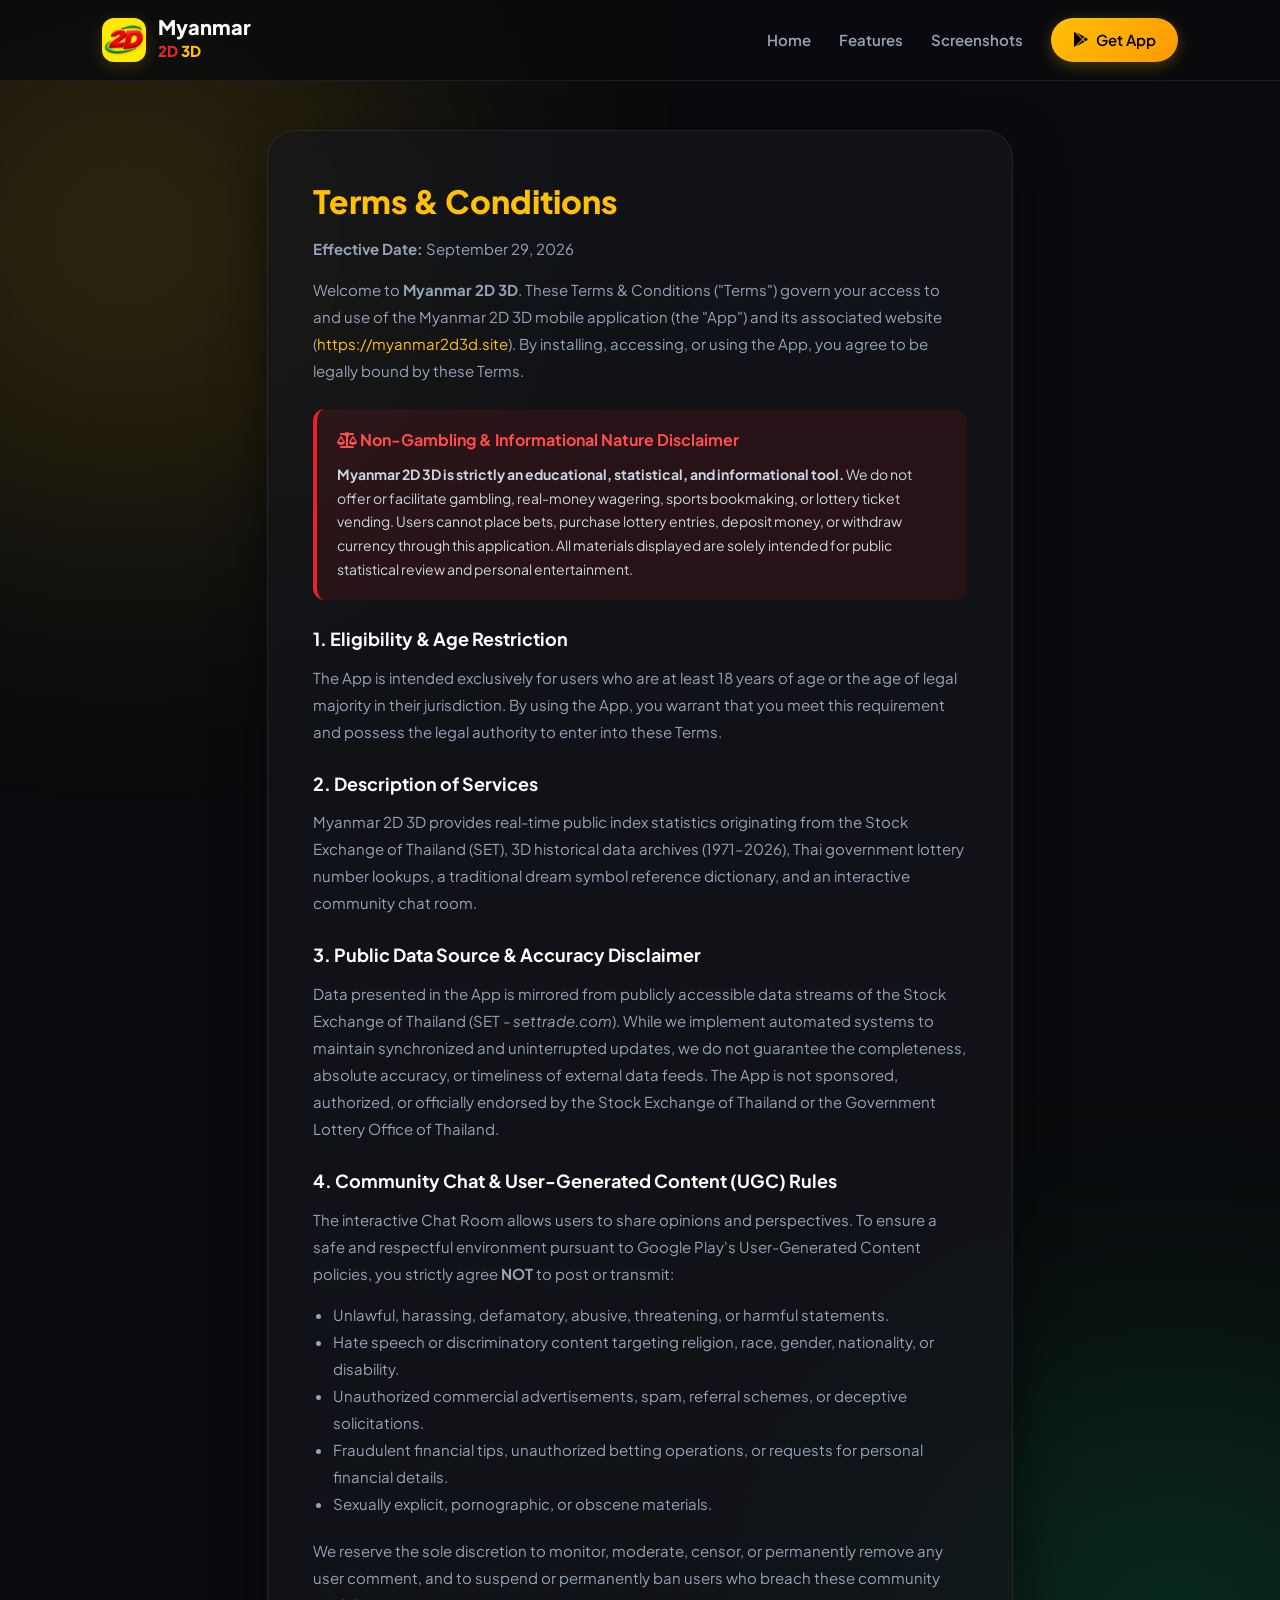
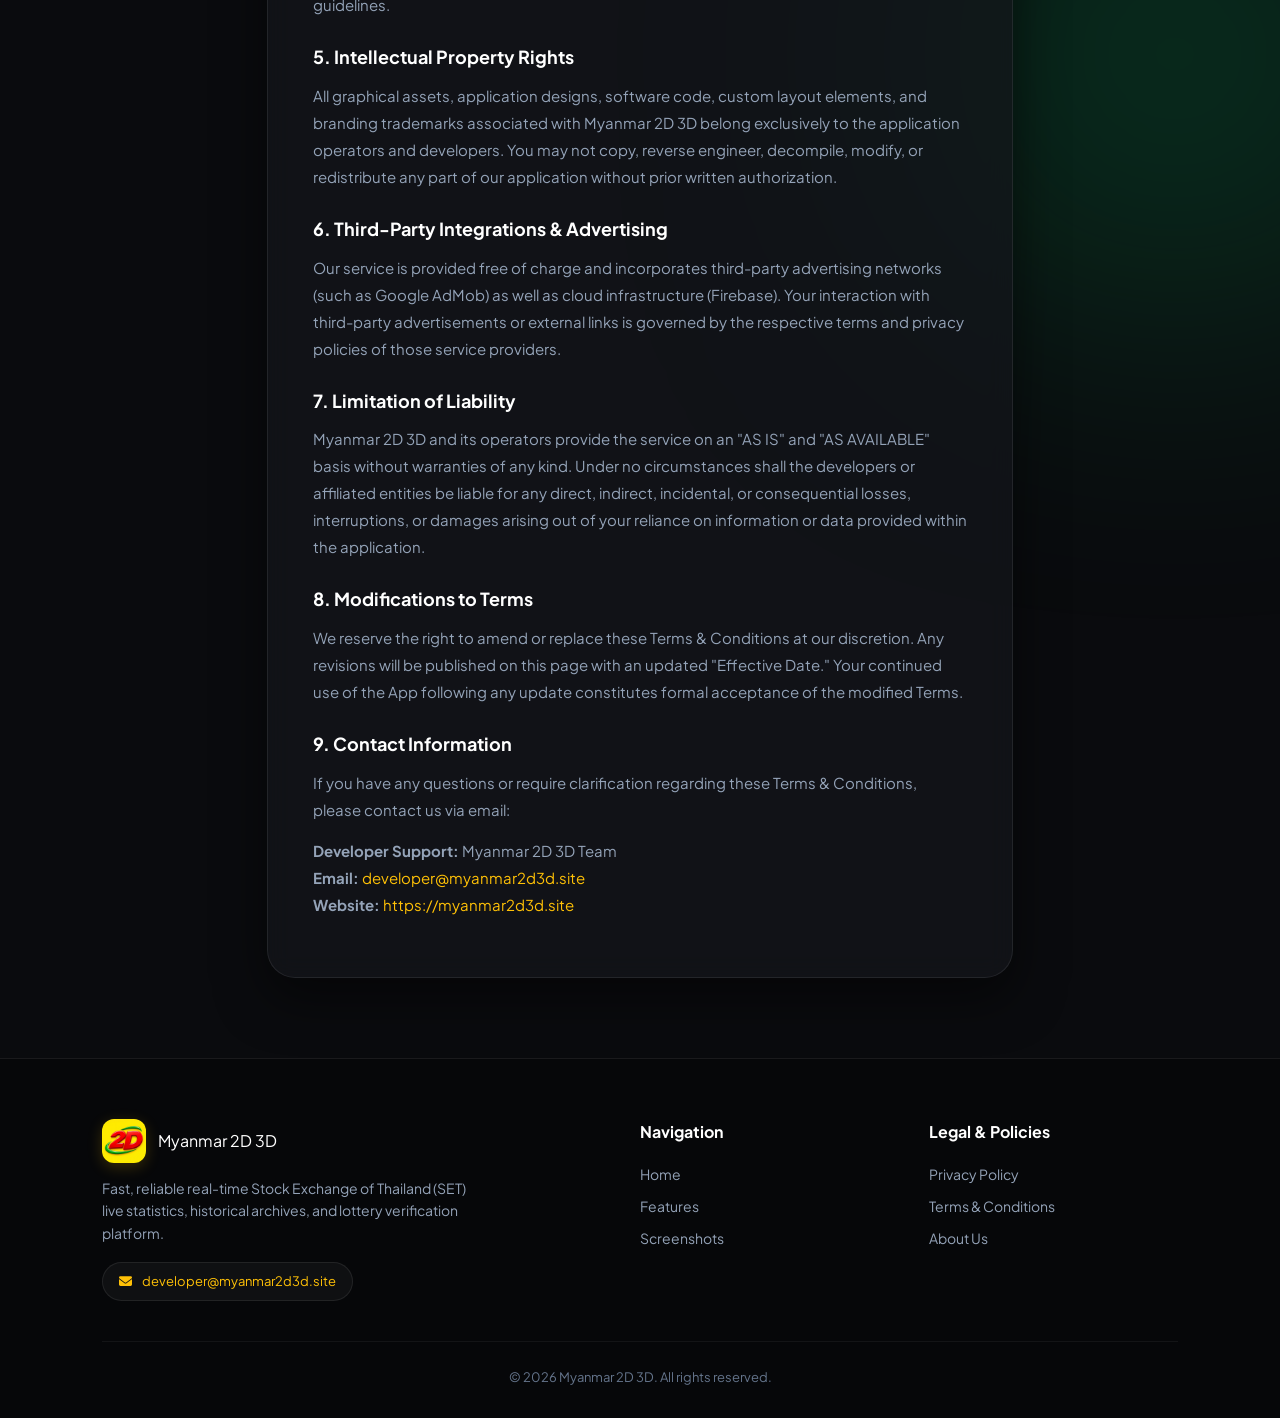
<file: terms.html>
<!DOCTYPE html>
<html lang="en">
<head>
    <meta charset="UTF-8">
    <meta name="viewport" content="width=device-width, initial-scale=1.0">
    <title>Terms & Conditions - Myanmar 2D 3D</title>
    
    <meta name="description" content="Terms & Conditions for Myanmar 2D 3D. Outlining user agreements, acceptable usage guidelines, and non-gambling disclaimers.">
    <link rel="canonical" href="https://myanmar2d3d.site/terms.html">
    <link rel="icon" type="image/png" href="logo.png">
    
    <link rel="stylesheet" href="style.css">
    <link rel="stylesheet" href="https://cdnjs.cloudflare.com/ajax/libs/font-awesome/6.5.1/css/all.min.css">
    <link href="https://fonts.googleapis.com/css2?family=Plus+Jakarta+Sans:wght@400;500;600;700;800;900&display=swap" rel="stylesheet">
</head>
<body>
    <div class="ambient-glow glow-gold"></div>
    <div class="ambient-glow glow-green"></div>

    <!-- Header Section -->
    <header class="navbar-wrapper">
        <div class="nav-container">
            <a href="index.html" class="brand-logo">
                <img src="logo.png" alt="Myanmar 2D 3D Logo" class="logo-img">
                <div class="brand-text">
                    <span class="main-title">Myanmar</span>
                    <span class="sub-title">2D <span>3D</span></span>
                </div>
            </a>
            
            <div class="mobile-toggle" id="menuBtn">
                <i class="fa-solid fa-bars-staggered"></i>
            </div>

            <nav class="nav-links" id="navMenu">
                <a href="index.html">Home</a>
                <a href="index.html#features">Features</a>
                <a href="index.html#screenshots">Screenshots</a>
                <a href="https://play.google.com/store/apps/details?id=com.myanmartwodthreed.ylalive" target="_blank" class="nav-download-btn">
                    <i class="fa-brands fa-google-play"></i> Get App
                </a>
            </nav>
        </div>
    </header>

    <main class="page-container">
        <div class="content-box">
            <h1>Terms & Conditions</h1>
            <p class="effective-date"><strong>Effective Date:</strong> September 29, 2026</p>
            
            <p>Welcome to <strong>Myanmar 2D 3D</strong>. These Terms & Conditions ("Terms") govern your access to and use of the Myanmar 2D 3D mobile application (the "App") and its associated website (<a href="https://myanmar2d3d.site" style="color: var(--gold); text-decoration: none;">https://myanmar2d3d.site</a>). By installing, accessing, or using the App, you agree to be legally bound by these Terms.</p>

            <!-- Important Policy & Regulatory Notice -->
            <div style="background: rgba(229, 37, 42, 0.1); border-left: 4px solid var(--red); padding: 18px 20px; border-radius: 12px; margin: 25px 0;">
                <h3 style="color: #ff4d4d; margin-top: 0; font-size: 16px;"><i class="fa-solid fa-scale-balanced"></i> Non-Gambling & Informational Nature Disclaimer</h3>
                <p style="font-size: 14px; margin-bottom: 0; color: #cbd5e1; line-height: 1.7;">
                    <strong>Myanmar 2D 3D is strictly an educational, statistical, and informational tool.</strong> We do not offer or facilitate gambling, real-money wagering, sports bookmaking, or lottery ticket vending. Users cannot place bets, purchase lottery entries, deposit money, or withdraw currency through this application. All materials displayed are solely intended for public statistical review and personal entertainment.
                </p>
            </div>

            <h3>1. Eligibility & Age Restriction</h3>
            <p>The App is intended exclusively for users who are at least 18 years of age or the age of legal majority in their jurisdiction. By using the App, you warrant that you meet this requirement and possess the legal authority to enter into these Terms.</p>

            <h3>2. Description of Services</h3>
            <p>Myanmar 2D 3D provides real-time public index statistics originating from the Stock Exchange of Thailand (SET), 3D historical data archives (1971–2026), Thai government lottery number lookups, a traditional dream symbol reference dictionary, and an interactive community chat room.</p>

            <h3>3. Public Data Source & Accuracy Disclaimer</h3>
            <p>Data presented in the App is mirrored from publicly accessible data streams of the Stock Exchange of Thailand (SET - <em>settrade.com</em>). While we implement automated systems to maintain synchronized and uninterrupted updates, we do not guarantee the completeness, absolute accuracy, or timeliness of external data feeds. The App is not sponsored, authorized, or officially endorsed by the Stock Exchange of Thailand or the Government Lottery Office of Thailand.</p>

            <h3>4. Community Chat & User-Generated Content (UGC) Rules</h3>
            <p>The interactive Chat Room allows users to share opinions and perspectives. To ensure a safe and respectful environment pursuant to Google Play's User-Generated Content policies, you strictly agree <strong>NOT</strong> to post or transmit:</p>
            <ul style="color: var(--text-secondary); margin-left: 20px; margin-bottom: 20px; font-size: 15px; line-height: 1.8;">
                <li>Unlawful, harassing, defamatory, abusive, threatening, or harmful statements.</li>
                <li>Hate speech or discriminatory content targeting religion, race, gender, nationality, or disability.</li>
                <li>Unauthorized commercial advertisements, spam, referral schemes, or deceptive solicitations.</li>
                <li>Fraudulent financial tips, unauthorized betting operations, or requests for personal financial details.</li>
                <li>Sexually explicit, pornographic, or obscene materials.</li>
            </ul>
            <p>We reserve the sole discretion to monitor, moderate, censor, or permanently remove any user comment, and to suspend or permanently ban users who breach these community guidelines.</p>

            <h3>5. Intellectual Property Rights</h3>
            <p>All graphical assets, application designs, software code, custom layout elements, and branding trademarks associated with Myanmar 2D 3D belong exclusively to the application operators and developers. You may not copy, reverse engineer, decompile, modify, or redistribute any part of our application without prior written authorization.</p>

            <h3>6. Third-Party Integrations & Advertising</h3>
            <p>Our service is provided free of charge and incorporates third-party advertising networks (such as Google AdMob) as well as cloud infrastructure (Firebase). Your interaction with third-party advertisements or external links is governed by the respective terms and privacy policies of those service providers.</p>

            <h3>7. Limitation of Liability</h3>
            <p>Myanmar 2D 3D and its operators provide the service on an "AS IS" and "AS AVAILABLE" basis without warranties of any kind. Under no circumstances shall the developers or affiliated entities be liable for any direct, indirect, incidental, or consequential losses, interruptions, or damages arising out of your reliance on information or data provided within the application.</p>

            <h3>8. Modifications to Terms</h3>
            <p>We reserve the right to amend or replace these Terms & Conditions at our discretion. Any revisions will be published on this page with an updated "Effective Date." Your continued use of the App following any update constitutes formal acceptance of the modified Terms.</p>

            <h3>9. Contact Information</h3>
            <p>If you have any questions or require clarification regarding these Terms & Conditions, please contact us via email:</p>
            <p style="margin-top: 12px; line-height: 1.8;">
                <strong>Developer Support:</strong> Myanmar 2D 3D Team<br>
                <strong>Email:</strong> <a href="mailto:developer@myanmar2d3d.site" style="color: var(--gold); text-decoration: none;">developer@myanmar2d3d.site</a><br>
                <strong>Website:</strong> <a href="https://myanmar2d3d.site" style="color: var(--gold); text-decoration: none;">https://myanmar2d3d.site</a>
            </p>
        </div>
    </main>

    <!-- Footer -->
    <footer class="footer-wrapper">
        <div class="footer-grid">
            <div class="footer-col brand-col">
                <div class="brand-logo">
                    <img src="logo.png" alt="Myanmar 2D 3D Logo" class="logo-img">
                    <span class="logo-text">Myanmar 2D 3D</span>
                </div>
                <p>Fast, reliable real-time Stock Exchange of Thailand (SET) live statistics, historical archives, and lottery verification platform.</p>
                <div class="contact-pill">
                    <i class="fa-solid fa-envelope"></i>
                    <span>developer@myanmar2d3d.site</span>
                </div>
            </div>

            <div class="footer-col links-col">
                <h4>Navigation</h4>
                <a href="index.html">Home</a>
                <a href="index.html#features">Features</a>
                <a href="index.html#screenshots">Screenshots</a>
            </div>

            <div class="footer-col links-col">
                <h4>Legal & Policies</h4>
                <a href="privacy.html">Privacy Policy</a>
                <a href="terms.html">Terms & Conditions</a>
                <a href="about.html">About Us</a>
            </div>
        </div>

        <div class="footer-bottom">
            <p>&copy; 2026 Myanmar 2D 3D. All rights reserved.</p>
        </div>
    </footer>

    <script>
        const menuBtn = document.getElementById('menuBtn');
        const navMenu = document.getElementById('navMenu');
        if (menuBtn && navMenu) {
            menuBtn.addEventListener('click', () => {
                navMenu.classList.toggle('open');
            });
        }
    </script>
</body>
</html>
</file>
<file: style.css>
/* --- Global Styles & Typography --- */
* {
    margin: 0;
    padding: 0;
    box-sizing: border-box;
    font-family: 'Plus Jakarta Sans', 'Pyidaungsu', sans-serif;
    scroll-behavior: smooth;
}

:root {
    --bg-dark: #0a0b0e;
    --bg-card: rgba(20, 22, 28, 0.7);
    --border-color: rgba(255, 255, 255, 0.08);
    --gold: #ffc107;
    --gold-glow: rgba(255, 193, 7, 0.25);
    --red: #e5252a;
    --red-glow: rgba(229, 37, 42, 0.3);
    --green: #00e676;
    --green-glow: rgba(0, 230, 118, 0.25);
    --text-primary: #ffffff;
    --text-secondary: #94a3b8;
}

body {
    background-color: var(--bg-dark);
    color: var(--text-primary);
    overflow-x: hidden;
    position: relative;
    line-height: 1.6;
}

/* --- Ambient Glow Lights --- */
.ambient-glow {
    position: absolute;
    width: 450px;
    height: 450px;
    border-radius: 50%;
    filter: blur(150px);
    z-index: -1;
    pointer-events: none;
}
.glow-gold {
    top: -120px;
    left: -100px;
    background: var(--gold-glow);
}
.glow-green {
    top: 45%;
    right: -120px;
    background: var(--green-glow);
}

/* --- Header & Navigation --- */
.navbar-wrapper {
    position: fixed;
    top: 0;
    left: 0;
    width: 100%;
    padding: 16px 8%;
    background: rgba(10, 11, 14, 0.85);
    backdrop-filter: blur(16px);
    border-bottom: 1px solid var(--border-color);
    z-index: 1000;
}

.nav-container {
    max-width: 1240px;
    margin: 0 auto;
    display: flex;
    justify-content: space-between;
    align-items: center;
}

.brand-logo {
    display: flex;
    align-items: center;
    gap: 12px;
    text-decoration: none;
}

.logo-img {
    width: 44px;
    height: 44px;
    border-radius: 12px;
    object-fit: contain;
    box-shadow: 0 4px 15px rgba(255, 193, 7, 0.2);
}

.brand-text .main-title {
    font-size: 20px;
    font-weight: 800;
    color: #ffffff;
    display: block;
    line-height: 1.1;
}

.brand-text .sub-title {
    font-size: 15px;
    font-weight: 800;
    color: var(--red);
}

.brand-text .sub-title span {
    color: var(--gold);
}

.nav-links {
    display: flex;
    align-items: center;
    gap: 28px;
}

.nav-links a {
    color: var(--text-secondary);
    text-decoration: none;
    font-size: 15px;
    font-weight: 600;
    transition: color 0.3s ease;
}

.nav-links a:hover {
    color: var(--gold);
}

.nav-download-btn {
    background: linear-gradient(135deg, var(--gold), #ff9800);
    color: #000000 !important;
    padding: 10px 22px;
    border-radius: 30px;
    font-weight: 700;
    display: inline-flex;
    align-items: center;
    gap: 8px;
    box-shadow: 0 4px 15px var(--gold-glow);
    transition: transform 0.3s ease, box-shadow 0.3s ease;
}

.nav-download-btn:hover {
    transform: translateY(-2px);
    box-shadow: 0 6px 20px rgba(255, 193, 7, 0.4);
}

.mobile-toggle {
    display: none;
    font-size: 24px;
    color: var(--gold);
    cursor: pointer;
}

/* --- Hero Section & Animated Glow Title --- */
.hero-section {
    max-width: 1240px;
    margin: 140px auto 70px;
    padding: 0 8%;
}

.hero-grid {
    display: grid;
    grid-template-columns: 1.15fr 0.85fr;
    gap: 50px;
    align-items: center;
}

.hero-title {
    font-size: 52px;
    font-weight: 900;
    line-height: 1.2;
    margin-bottom: 24px;
    letter-spacing: -0.5px;
}

/* Glowing Dynamic Shimmer Effect */
.glowing-text {
    background: linear-gradient(
        110deg,
        #ffffff 10%,
        #ffd700 25%,
        #ff4d4d 50%,
        #ffd700 75%,
        #ffffff 90%
    );
    background-size: 200% auto;
    -webkit-background-clip: text;
    -webkit-text-fill-color: transparent;
    animation: textShimmer 4s ease-in-out infinite alternate;
    filter: drop-shadow(0 0 30px rgba(255, 193, 7, 0.35));
}

.glowing-text span {
    color: var(--red);
    -webkit-text-fill-color: #ff3333;
    text-shadow: 0 0 25px rgba(255, 51, 51, 0.6);
}

@keyframes textShimmer {
    0% {
        background-position: 0% 50%;
    }
    100% {
        background-position: 100% 50%;
    }
}

.hero-desc {
    color: var(--text-secondary);
    font-size: 16px;
    line-height: 1.8;
    margin-bottom: 35px;
}

.hero-actions {
    display: flex;
    gap: 16px;
    flex-wrap: wrap;
    margin-bottom: 40px;
}

.btn-store {
    display: inline-flex;
    align-items: center;
    gap: 14px;
    padding: 12px 26px;
    border-radius: 14px;
    text-decoration: none;
    transition: all 0.3s ease;
}

.google-play-btn {
    background: #141720;
    border: 1.5px solid rgba(255, 193, 7, 0.35);
    color: #ffffff;
}

.google-play-btn i {
    font-size: 28px;
    color: var(--gold);
}

.google-play-btn:hover {
    border-color: var(--gold);
    transform: translateY(-3px);
    box-shadow: 0 10px 25px var(--gold-glow);
}

.outline-btn {
    background: rgba(255, 255, 255, 0.04);
    border: 1px solid var(--border-color);
    color: #ffffff;
}

.outline-btn i {
    font-size: 24px;
    color: var(--text-secondary);
}

.outline-btn:hover {
    background: rgba(255, 255, 255, 0.08);
    border-color: rgba(255, 255, 255, 0.2);
}

.btn-txt small {
    display: block;
    font-size: 11px;
    color: var(--text-secondary);
}

.btn-txt strong {
    display: block;
    font-size: 15px;
    font-weight: 700;
}

.metric-row {
    display: grid;
    grid-template-columns: repeat(3, 1fr);
    gap: 16px;
    padding-top: 25px;
    border-top: 1px solid var(--border-color);
}

.metric-card h4 {
    font-size: 20px;
    font-weight: 800;
    color: var(--gold);
}

.metric-card p {
    font-size: 13px;
    color: var(--text-secondary);
}

/* --- Hero Phone Mockup --- */
.hero-right {
    display: flex;
    justify-content: center;
}

.phone-shell {
    width: 320px;
    background: #111319;
    border-radius: 44px;
    border: 8px solid #232733;
    box-shadow: 0 25px 60px rgba(0, 0, 0, 0.8), 0 0 25px rgba(255, 193, 7, 0.15);
    padding: 12px;
    position: relative;
}

.notch-sensor {
    width: 14px;
    height: 14px;
    background: #000000;
    border-radius: 50%;
    position: absolute;
    top: 18px;
    left: 50%;
    transform: translateX(-50%);
    z-index: 10;
}

.phone-screen {
    background: #f8fafc;
    border-radius: 32px;
    overflow: hidden;
    display: flex;
    flex-direction: column;
}

.screen-app-bar {
    background: #ffd000;
    color: #000000;
    padding: 22px 16px 12px;
    display: flex;
    justify-content: space-between;
    align-items: center;
    font-weight: 800;
}

.app-bar-title {
    font-size: 18px;
}

.top-bar-icons {
    display: flex;
    gap: 14px;
}

.live-hero-card {
    text-align: center;
    padding: 20px 15px;
    background: #ffffff;
}

.live-big-digit {
    font-size: 78px;
    font-weight: 900;
    color: #108e43;
    line-height: 1;
    text-shadow: 3px 4px 0px rgba(0, 0, 0, 0.15);
}

.live-timestamp {
    display: inline-flex;
    align-items: center;
    gap: 6px;
    background: #e8f5e9;
    color: #2e7d32;
    padding: 4px 12px;
    border-radius: 20px;
    font-size: 11px;
    font-weight: 700;
    margin-top: 10px;
}

.live-beacon {
    width: 6px;
    height: 6px;
    background: #2e7d32;
    border-radius: 50%;
    animation: livePulse 1.2s infinite;
}

@keyframes livePulse {
    0% { transform: scale(0.9); opacity: 0.8; }
    50% { transform: scale(1.4); opacity: 1; }
    100% { transform: scale(0.9); opacity: 0.8; }
}

.session-box {
    margin: 8px 14px;
    background: #e5252a;
    border-radius: 14px;
    padding: 10px 14px;
    color: #ffffff;
}

.session-badge {
    text-align: center;
    font-size: 13px;
    font-weight: 800;
    margin-bottom: 6px;
}

.session-data-grid {
    display: flex;
    justify-content: space-between;
    text-align: center;
}

.data-col label {
    display: block;
    font-size: 10px;
    opacity: 0.8;
}

.data-col span {
    font-size: 13px;
    font-weight: 800;
}

.data-col.highlight-gold span {
    color: #ffeb3b;
    font-size: 16px;
}

.sub-result-bar {
    display: flex;
    justify-content: space-around;
    background: #d32f2f;
    margin: 6px 14px 14px;
    border-radius: 10px;
    padding: 8px 6px;
    color: #ffffff;
    font-size: 11px;
}

.sub-result-bar small {
    display: block;
    opacity: 0.8;
}

.sub-result-bar strong {
    font-size: 13px;
    color: #ffeb3b;
}

.screen-nav {
    display: flex;
    justify-content: space-around;
    background: #ffffff;
    padding: 12px 6px;
    border-top: 1px solid #e2e8f0;
}

.s-nav-item {
    text-align: center;
    color: #64748b;
    font-size: 9px;
    font-weight: 700;
}

.s-nav-item i {
    display: block;
    font-size: 15px;
    margin-bottom: 2px;
}

.s-nav-item.active {
    color: #e5252a;
}

/* --- Features Section --- */
.features-wrapper {
    max-width: 1240px;
    margin: 90px auto;
    padding: 0 8%;
}

.section-heading {
    text-align: center;
    margin-bottom: 50px;
}

.section-heading .tagline {
    color: var(--gold);
    font-size: 13px;
    font-weight: 800;
    text-transform: uppercase;
    letter-spacing: 2px;
    display: block;
    margin-bottom: 8px;
}

.section-heading h2 {
    font-size: 34px;
    font-weight: 800;
    margin-bottom: 12px;
}

.section-heading p {
    color: var(--text-secondary);
    font-size: 16px;
}

.features-layout {
    display: grid;
    grid-template-columns: repeat(auto-fit, minmax(320px, 1fr));
    gap: 26px;
}

.feature-box {
    background: var(--bg-card);
    border: 1px solid var(--border-color);
    padding: 32px 28px;
    border-radius: 22px;
    backdrop-filter: blur(10px);
    transition: transform 0.3s ease, border-color 0.3s ease, box-shadow 0.3s ease;
}

.feature-box:hover {
    transform: translateY(-6px);
    border-color: rgba(255, 193, 7, 0.4);
    box-shadow: 0 15px 30px rgba(0, 0, 0, 0.5);
}

.icon-wrap {
    width: 52px;
    height: 52px;
    border-radius: 14px;
    display: flex;
    align-items: center;
    justify-content: center;
    font-size: 22px;
    margin-bottom: 22px;
}

.red-gradient {
    background: linear-gradient(135deg, rgba(229, 37, 42, 0.2), rgba(229, 37, 42, 0.05));
    color: var(--red);
    border: 1px solid rgba(229, 37, 42, 0.3);
}

.gold-gradient {
    background: linear-gradient(135deg, rgba(255, 193, 7, 0.2), rgba(255, 193, 7, 0.05));
    color: var(--gold);
    border: 1px solid rgba(255, 193, 7, 0.3);
}

.green-gradient {
    background: linear-gradient(135deg, rgba(0, 230, 118, 0.2), rgba(0, 230, 118, 0.05));
    color: var(--green);
    border: 1px solid rgba(0, 230, 118, 0.3);
}

.feature-box h3 {
    font-size: 19px;
    font-weight: 700;
    margin-bottom: 10px;
    color: #ffffff;
}

.feature-box p {
    color: var(--text-secondary);
    font-size: 14.5px;
    line-height: 1.7;
}

/* --- Screenshots Showcase Gallery --- */
.screens-wrapper {
    max-width: 1240px;
    margin: 90px auto;
    padding: 0 8%;
}

.gallery-scroller {
    display: flex;
    gap: 24px;
    overflow-x: auto;
    padding: 20px 10px 40px;
    scrollbar-width: thin;
    scrollbar-color: var(--gold) var(--bg-dark);
}

.gallery-scroller::-webkit-scrollbar {
    height: 8px;
}

.gallery-scroller::-webkit-scrollbar-thumb {
    background: var(--gold);
    border-radius: 10px;
}

.gallery-scroller::-webkit-scrollbar-track {
    background: rgba(255, 255, 255, 0.05);
}

.gallery-item {
    flex: 0 0 250px;
    background: #141720;
    border: 1px solid var(--border-color);
    border-radius: 24px;
    padding: 12px;
    text-align: center;
    transition: transform 0.3s ease, border-color 0.3s ease;
}

.gallery-item:hover {
    transform: translateY(-8px);
    border-color: var(--gold);
}

.item-tag {
    font-size: 13px;
    font-weight: 700;
    color: var(--gold);
    margin-bottom: 10px;
}

.screen-frame img {
    width: 100%;
    height: auto;
    border-radius: 16px;
    display: block;
    box-shadow: 0 8px 20px rgba(0, 0, 0, 0.4);
}

/* --- CTA Banner --- */
.cta-banner {
    max-width: 1240px;
    margin: 50px auto 100px;
    padding: 0 8%;
}

.cta-card {
    background: linear-gradient(135deg, #181b24, #101217);
    border: 1.5px solid rgba(255, 193, 7, 0.3);
    border-radius: 32px;
    padding: 60px 40px;
    text-align: center;
    position: relative;
    overflow: hidden;
    box-shadow: 0 20px 50px rgba(0, 0, 0, 0.6);
}

.cta-card h2 {
    font-size: 36px;
    font-weight: 800;
    margin-bottom: 14px;
}

.cta-card p {
    color: var(--text-secondary);
    font-size: 16px;
    max-width: 600px;
    margin: 0 auto 30px;
}

.cta-action {
    display: flex;
    justify-content: center;
}

/* --- Footer --- */
.footer-wrapper {
    background: #060709;
    border-top: 1px solid var(--border-color);
    padding: 60px 8% 30px;
}

.footer-grid {
    max-width: 1240px;
    margin: 0 auto;
    display: grid;
    grid-template-columns: 2fr 1fr 1fr;
    gap: 40px;
    margin-bottom: 40px;
}

.brand-col p {
    color: var(--text-secondary);
    font-size: 14px;
    margin: 14px 0 18px;
    max-width: 380px;
}

.contact-pill {
    display: inline-flex;
    align-items: center;
    gap: 10px;
    background: rgba(255, 255, 255, 0.04);
    padding: 8px 16px;
    border-radius: 20px;
    font-size: 13px;
    color: var(--gold);
    border: 1px solid var(--border-color);
}

.links-col h4 {
    font-size: 16px;
    font-weight: 700;
    margin-bottom: 18px;
    color: #ffffff;
}

.links-col a {
    display: block;
    color: var(--text-secondary);
    text-decoration: none;
    font-size: 14px;
    margin-bottom: 10px;
    transition: color 0.3s ease;
}

.links-col a:hover {
    color: var(--gold);
}

.footer-bottom {
    max-width: 1240px;
    margin: 0 auto;
    padding-top: 25px;
    border-top: 1px solid rgba(255, 255, 255, 0.05);
    text-align: center;
    color: #64748b;
    font-size: 13px;
}

/* --- Secondary Pages (About, Terms, Privacy) Global Styles --- */
.page-container {
    max-width: 900px;
    margin: 130px auto 80px;
    padding: 0 6%;
}

.content-box {
    background: var(--bg-card);
    border: 1px solid var(--border-color);
    padding: 45px;
    border-radius: 28px;
    backdrop-filter: blur(12px);
    box-shadow: 0 20px 50px rgba(0, 0, 0, 0.5);
}

.content-box h1 {
    font-size: 32px;
    font-weight: 800;
    color: var(--gold);
    margin-bottom: 8px;
}

.effective-date {
    font-size: 13px;
    color: #64748b;
    margin-bottom: 25px;
}

.content-box h3 {
    font-size: 18px;
    font-weight: 700;
    color: #ffffff;
    margin-top: 25px;
    margin-bottom: 10px;
}

.content-box p {
    color: var(--text-secondary);
    font-size: 15px;
    line-height: 1.8;
    margin-bottom: 14px;
}

/* --- Responsive Breakpoints (Mobile & Tablet) --- */
@media (max-width: 992px) {
    .hero-grid {
        grid-template-columns: 1fr;
        text-align: center;
        gap: 40px;
    }

    .hero-actions {
        justify-content: center;
    }

    .footer-grid {
        grid-template-columns: 1fr;
        gap: 30px;
    }
}

@media (max-width: 768px) {
    .mobile-toggle {
        display: block;
    }

    .nav-links {
        display: none;
        position: absolute;
        top: 100%;
        left: 0;
        width: 100%;
        background: rgba(10, 11, 14, 0.98);
        flex-direction: column;
        padding: 25px 0;
        border-bottom: 1px solid var(--border-color);
    }

    .nav-links.open {
        display: flex;
    }

    .hero-title {
        font-size: 36px;
    }

    .metric-row {
        grid-template-columns: 1fr;
        gap: 12px;
    }

    .features-layout {
        grid-template-columns: 1fr;
    }

    .cta-card {
        padding: 40px 20px;
    }

    .cta-card h2 {
        font-size: 26px;
    }

    .content-box {
        padding: 30px 20px;
    }
}
</file>
